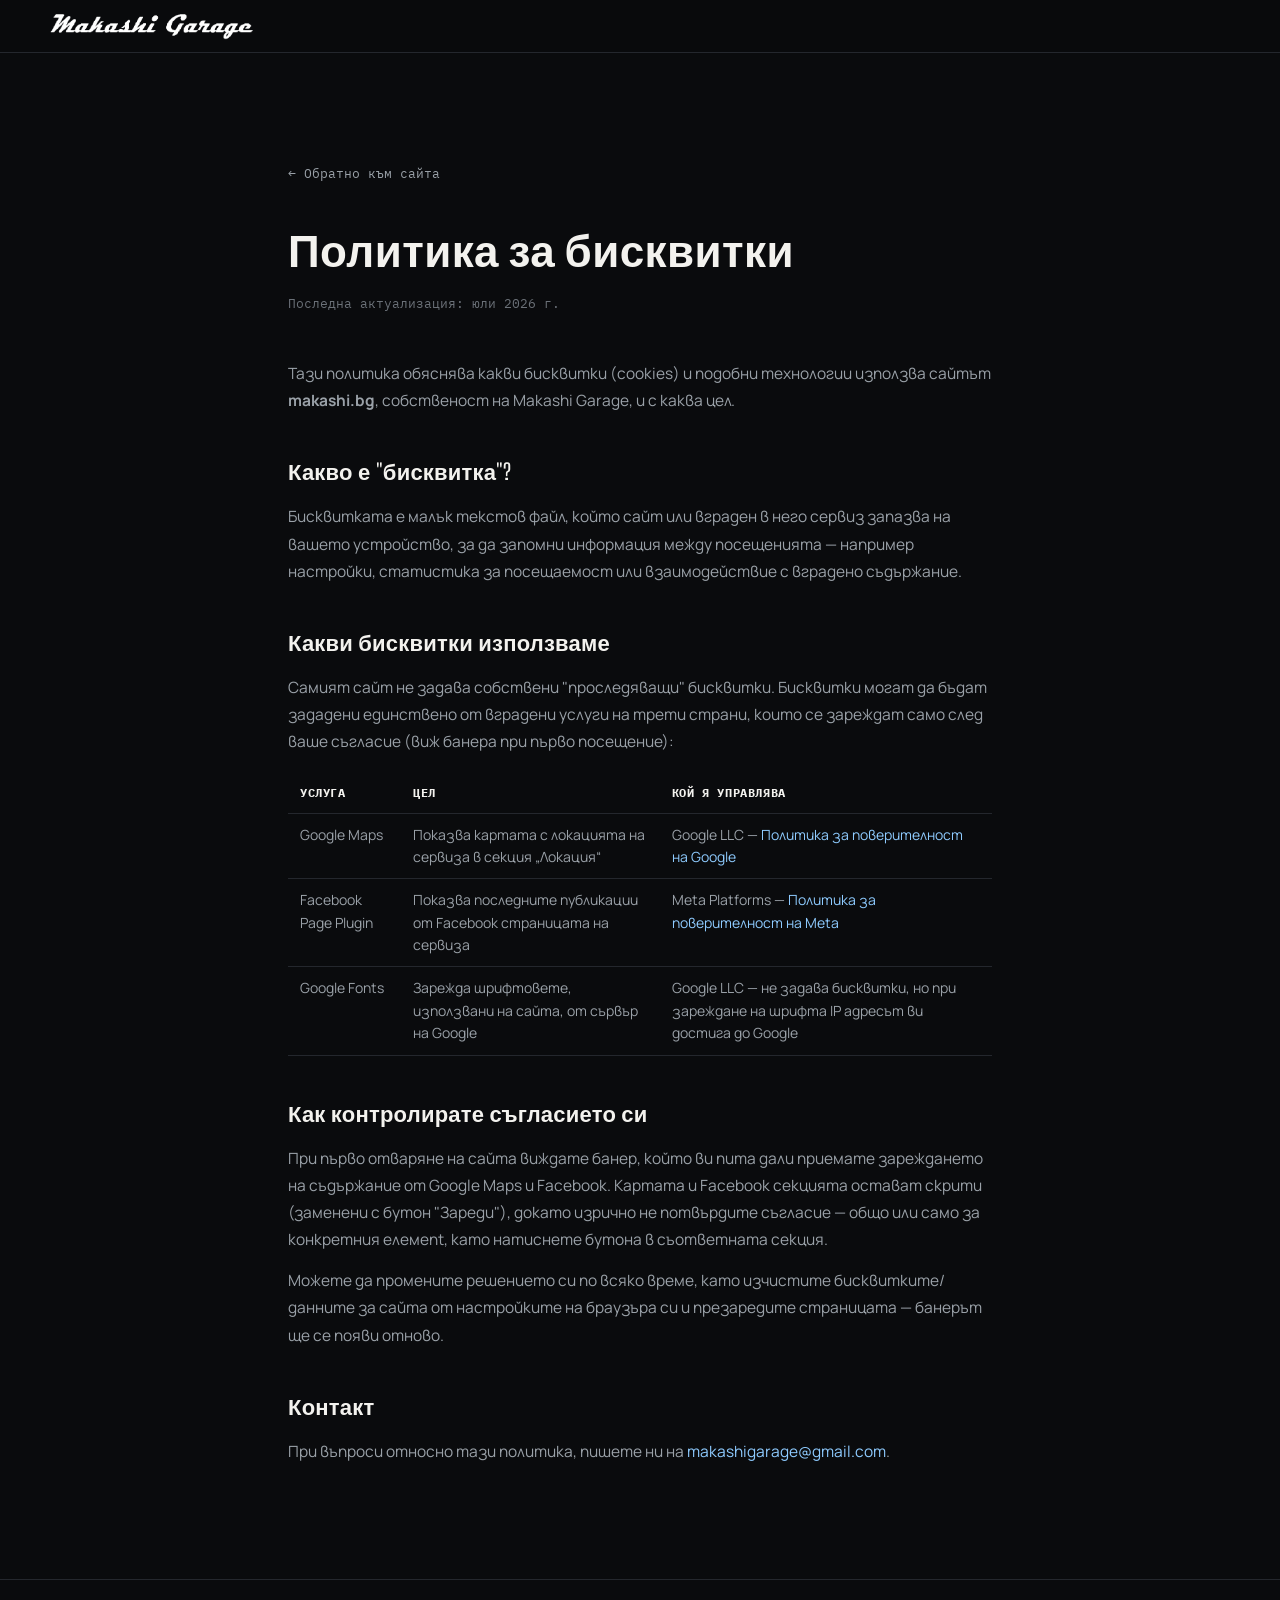
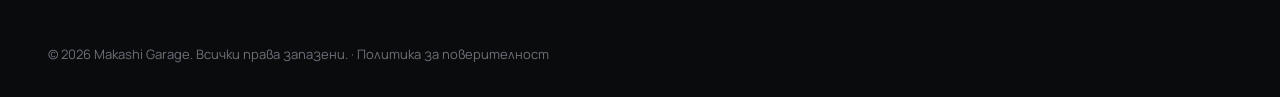
<file: makashi-garage-site/cookies.html>
<!DOCTYPE html>
<html lang="bg">
<head>
<meta charset="UTF-8">
<meta name="viewport" content="width=device-width, initial-scale=1.0">
<title>Политика за бисквитки | Makashi Garage</title>
<meta name="description" content="Политика за бисквитки на Makashi Garage — какви бисквитки използваме на сайта makashi.bg и защо.">
<meta name="robots" content="noindex, follow">
<link rel="canonical" href="https://makashi.bg/cookies.html">
<link rel="preconnect" href="https://fonts.googleapis.com">
<link rel="preconnect" href="https://fonts.gstatic.com" crossorigin>
<link href="https://fonts.googleapis.com/css2?family=Big+Shoulders+Display:ital,wght@0,500;0,600;0,700;1,600;1,700&family=Manrope:wght@400;500;600;700;800&family=IBM+Plex+Mono:wght@400;500&display=swap" rel="stylesheet">
<link rel="stylesheet" href="css/styles.css">
<style>
  .legal{ max-width:760px; margin:0 auto; padding:160px 28px 100px; }
  .legal h1{ font-size:clamp(30px,4vw,44px); margin-bottom:8px; }
  .legal .updated{ color:var(--text-dimmer); font-family:var(--font-mono); font-size:13px; margin-bottom:44px; }
  .legal h2{ font-size:22px; margin:40px 0 14px; font-family:var(--font-display); font-weight:600; }
  .legal p, .legal li{ color:var(--text-dim); font-size:15.5px; line-height:1.75; margin-bottom:14px; }
  .legal ul{ padding-left:20px; margin-bottom:20px; }
  .legal a{ color:var(--accent-cold); }
  .legal table{ width:100%; border-collapse:collapse; margin:18px 0 28px; font-size:14px; }
  .legal th, .legal td{ text-align:left; padding:10px 12px; border-bottom:1px solid var(--line); color:var(--text-dim); vertical-align:top; }
  .legal th{ color:var(--text); font-family:var(--font-mono); font-size:12px; text-transform:uppercase; letter-spacing:.05em; }
  .legal .back{ display:inline-flex; align-items:center; gap:8px; margin-bottom:30px; color:var(--text-dim); font-family:var(--font-mono); font-size:13px; }
</style>
</head>
<body>

<header class="nav is-solid">
  <div class="container">
    <a href="/" class="brand"><img src="images/brand/makashi-logo-white.png" alt="Makashi Garage" class="brand-logo"></a>
  </div>
</header>

<main class="legal">
  <a href="/" class="back">&larr; Обратно към сайта</a>
  <h1>Политика за бисквитки</h1>
  <p class="updated">Последна актуализация: юли 2026 г.</p>

  <p>Тази политика обяснява какви бисквитки (cookies) и подобни технологии използва сайтът <strong>makashi.bg</strong>, собственост на Makashi Garage, и с каква цел.</p>

  <h2>Какво е "бисквитка"?</h2>
  <p>Бисквитката е малък текстов файл, който сайт или вграден в него сервиз запазва на вашето устройство, за да запомни информация между посещенията — например настройки, статистика за посещаемост или взаимодействие с вградено съдържание.</p>

  <h2>Какви бисквитки използваме</h2>
  <p>Самият сайт не задава собствени "проследяващи" бисквитки. Бисквитки могат да бъдат зададени единствено от вградени услуги на трети страни, които се зареждат само след ваше съгласие (виж банера при първо посещение):</p>

  <table>
    <tr><th>Услуга</th><th>Цел</th><th>Кой я управлява</th></tr>
    <tr>
      <td>Google Maps</td>
      <td>Показва картата с локацията на сервиза в секция „Локация“</td>
      <td>Google LLC — <a href="https://policies.google.com/privacy" target="_blank" rel="noopener">Политика за поверителност на Google</a></td>
    </tr>
    <tr>
      <td>Facebook Page Plugin</td>
      <td>Показва последните публикации от Facebook страницата на сервиза</td>
      <td>Meta Platforms — <a href="https://www.facebook.com/privacy/policy/" target="_blank" rel="noopener">Политика за поверителност на Meta</a></td>
    </tr>
    <tr>
      <td>Google Fonts</td>
      <td>Зарежда шрифтовете, използвани на сайта, от сървър на Google</td>
      <td>Google LLC — не задава бисквитки, но при зареждане на шрифта IP адресът ви достига до Google</td>
    </tr>
  </table>

  <h2>Как контролирате съгласието си</h2>
  <p>При първо отваряне на сайта виждате банер, който ви пита дали приемате зареждането на съдържание от Google Maps и Facebook. Картата и Facebook секцията остават скрити (заменени с бутон "Зареди"), докато изрично не потвърдите съгласие — общо или само за конкретния елемent, като натиснете бутона в съответната секция.</p>
  <p>Можете да промените решението си по всяко време, като изчистите бисквитките/данните за сайта от настройките на браузъра си и презаредите страницата — банерът ще се появи отново.</p>

  <h2>Контакт</h2>
  <p>При въпроси относно тази политика, пишете ни на <a href="mailto:makashigarage@gmail.com">makashigarage@gmail.com</a>.</p>
</main>

<footer class="footer">
  <div class="container">
    <div class="footer-bottom" style="border-top:none; padding-top:0;">
      <span>© <span id="year"></span> Makashi Garage. Всички права запазени. · <a href="/privacy.html">Политика за поверителност</a></span>
    </div>
  </div>
</footer>

<script>document.getElementById('year').textContent = new Date().getFullYear();</script>
</body>
</html>
</file>
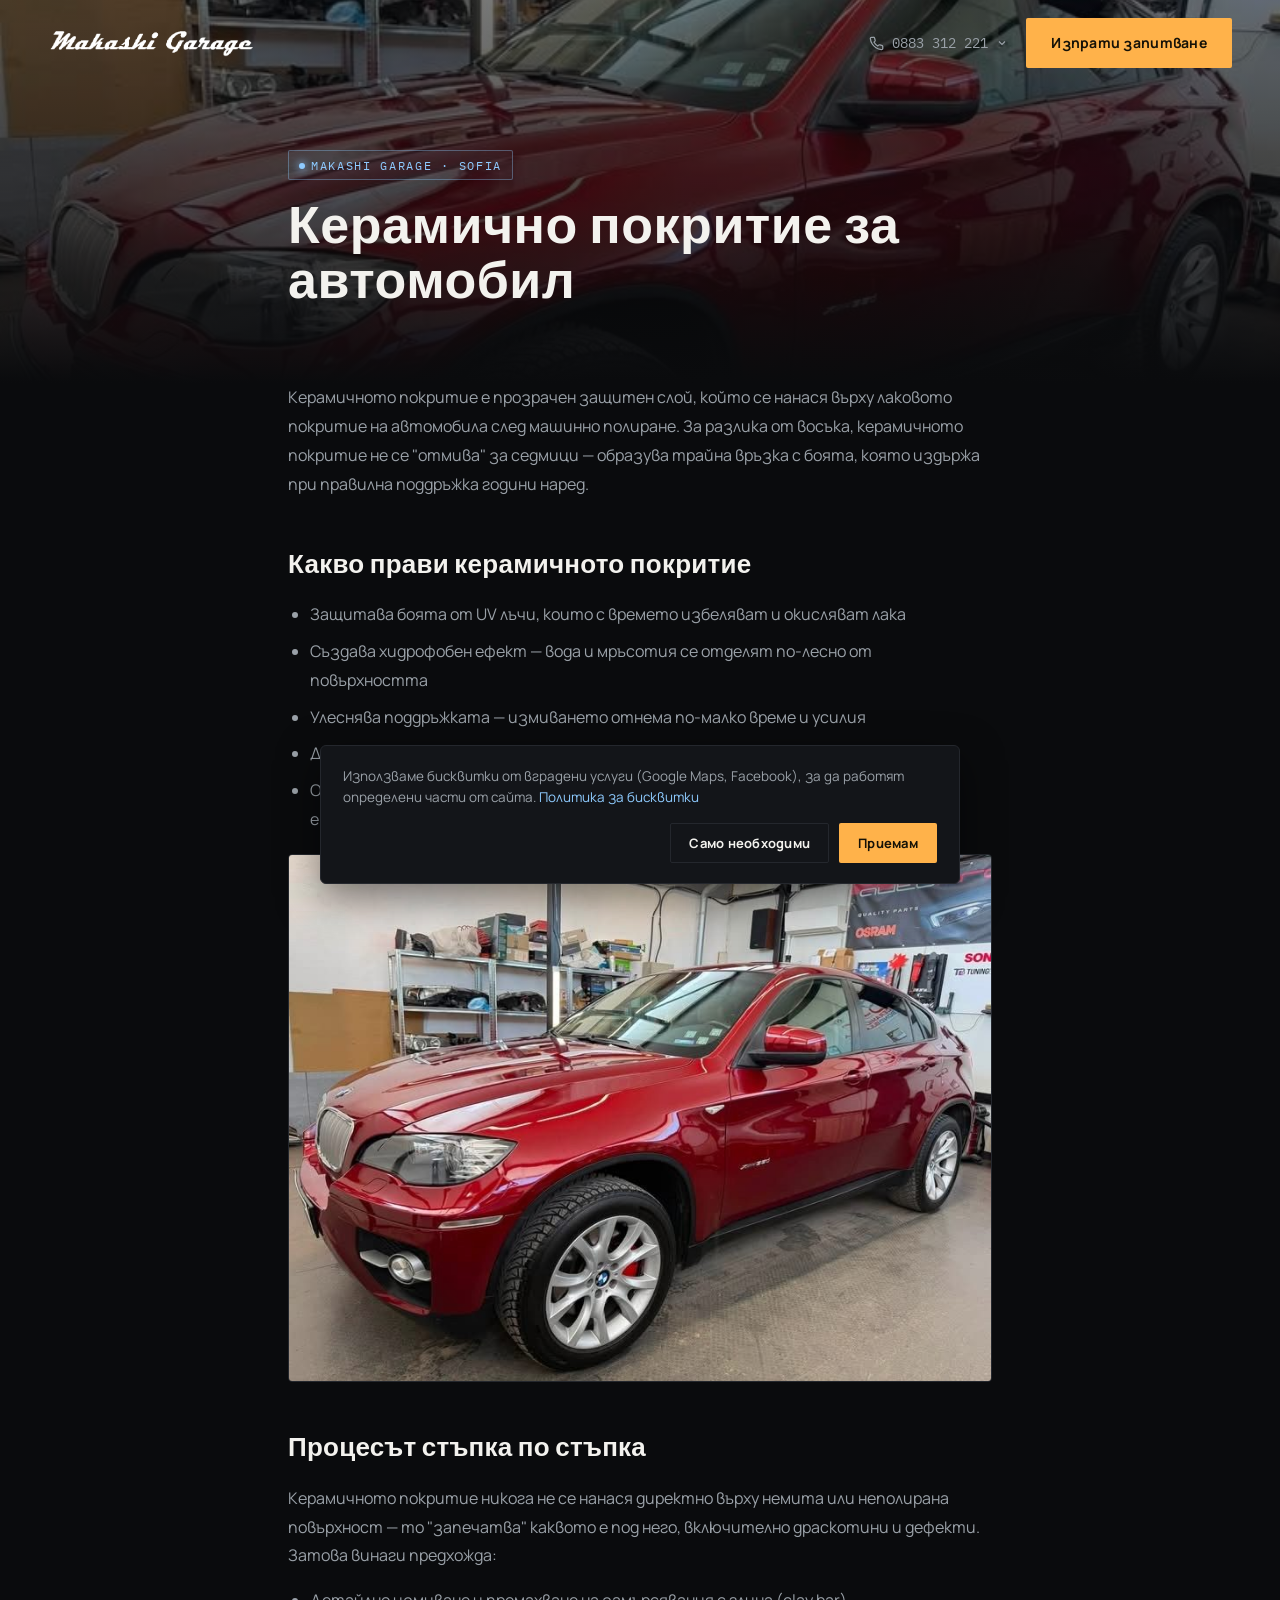
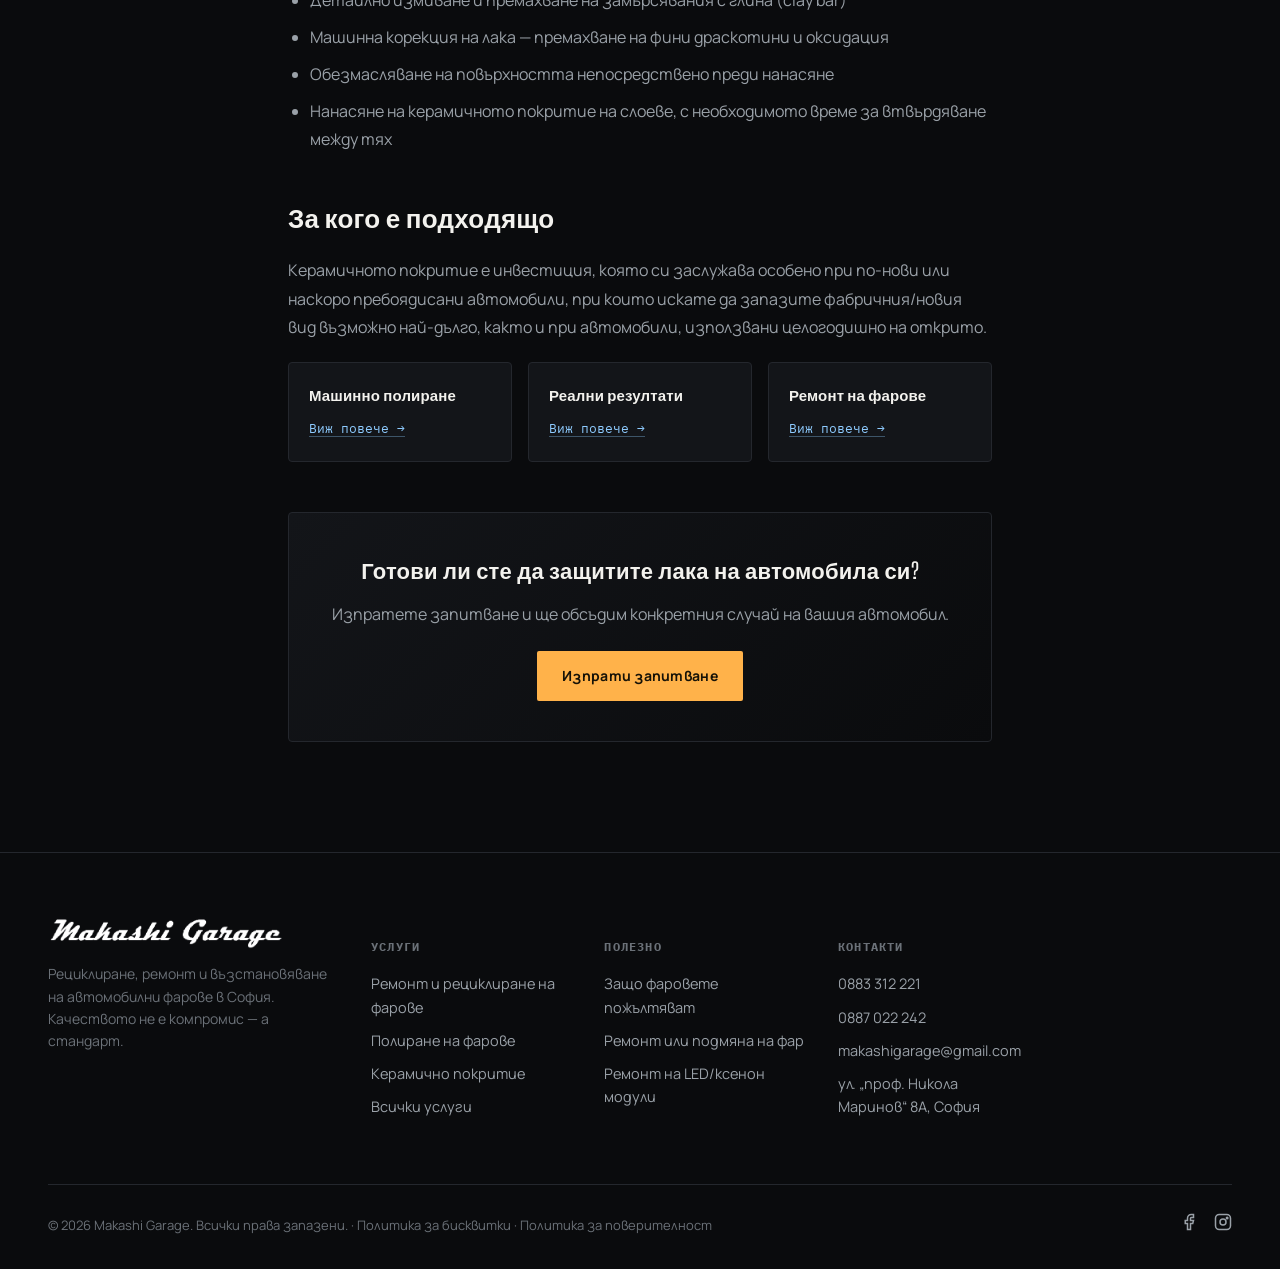
<file: makashi-garage-site/keramichno-pokritie.html>
<!DOCTYPE html>
<html lang="bg">
<head>
<meta charset="UTF-8">
<meta name="viewport" content="width=device-width, initial-scale=1.0">
<title>Керамично покритие за автомобил София | Makashi Garage</title>
<meta name="description" content="Машинно полиране и нанасяне на керамично покритие за дълготрайна защита и дълбок блясък на лака. Сервиз за автомобилен детайлинг в София.">
<meta name="robots" content="index, follow, max-image-preview:large">
<link rel="canonical" href="https://makashi.bg/keramichno-pokritie.html">
<meta property="og:type" content="article">
<meta property="og:title" content="Керамично покритие за автомобил София | Makashi Garage">
<meta property="og:description" content="Машинно полиране и нанасяне на керамично покритие за дълготрайна защита и дълбок блясък на лака. Сервиз за автомобилен детайлинг в София.">
<meta property="og:image" content="https://makashi.bg/images/hero.jpg">
<meta property="og:url" content="https://makashi.bg/keramichno-pokritie.html">
<meta property="og:locale" content="bg_BG">
<link rel="preconnect" href="https://fonts.googleapis.com">
<link rel="preconnect" href="https://fonts.gstatic.com" crossorigin>
<link href="https://fonts.googleapis.com/css2?family=Big+Shoulders+Display:ital,wght@0,500;0,600;0,700;1,600;1,700&family=Manrope:wght@400;500;600;700;800&family=IBM+Plex+Mono:wght@400;500&display=swap" rel="stylesheet">
<link rel="stylesheet" href="css/styles.css">
<script type="application/ld+json">
{
  "@context": "https://schema.org",
  "@type": "Service",
  "serviceType": "Керамично покритие за автомобил",
  "provider": {
    "@type": "AutoRepair",
    "name": "Makashi Garage",
    "url": "https://makashi.bg/",
    "telephone": "+359883312221",
    "address": {
      "@type": "PostalAddress",
      "streetAddress": "ул. проф. Никола Маринов 8А",
      "addressLocality": "София",
      "postalCode": "1151",
      "addressCountry": "BG"
    },
    "geo": {"@type": "GeoCoordinates", "latitude": 42.6147257, "longitude": 23.4635372}
  },
  "areaServed": "Sofia",
  "url": "https://makashi.bg/keramichno-pokritie.html",
  "description": "Полагане на керамично покритие за защита на автомобилното лаково покритие в София."
}
</script>
</head>
<body>
<header class="nav is-solid" id="siteNav">
  <div class="container">
    <a href="/" class="brand"><img src="images/brand/makashi-logo-white.png" alt="Makashi Garage" class="brand-logo"></a>
    <div class="nav-cta">
      <div class="nav-phone-wrap">
        <button type="button" class="nav-phone" id="navPhoneBtn">
          <svg width="15" height="15" viewBox="0 0 24 24" fill="none" stroke="currentColor" stroke-width="2"><path d="M22 16.92v3a2 2 0 0 1-2.18 2 19.79 19.79 0 0 1-8.63-3.07 19.5 19.5 0 0 1-6-6 19.79 19.79 0 0 1-3.07-8.67A2 2 0 0 1 4.11 2h3a2 2 0 0 1 2 1.72c.127.96.361 1.903.7 2.81a2 2 0 0 1-.45 2.11L8.09 9.91a16 16 0 0 0 6 6l1.27-1.27a2 2 0 0 1 2.11-.45c.907.339 1.85.573 2.81.7A2 2 0 0 1 22 16.92z"/></svg>
          0883 312 221
          <svg width="12" height="12" viewBox="0 0 24 24" fill="none" stroke="currentColor" stroke-width="2.4" class="nav-phone-chevron"><path d="M6 9l6 6 6-6"/></svg>
        </button>
        <div class="nav-phone-menu" id="navPhoneMenu">
          <a href="tel:+359883312221">0883 312 221 <span>Мартин</span></a>
          <a href="tel:+359887022242">0887 022 242 <span>Боби</span></a>
        </div>
      </div>
      <a href="/#zapitване" class="btn btn-primary">Изпрати запитване</a>
    </div>
  </div>
</header>

<main>
  <section class="content-hero">
    <div class="hero-media content-hero-media">
      <img src="images/detailing/bmw-x6-detailing-1.jpg" alt="BMW X6 с нанесено керамично покритие след машинно полиране в Makashi Garage">
    </div>
    <div class="container content-hero-inner">
      <div class="etch">MAKASHI GARAGE · SOFIA</div>
      <h1>Керамично покритие за автомобил</h1>
    </div>
  </section>
  <article class="content-body">

<p>Керамичното покритие е прозрачен защитен слой, който се нанася върху лаковото покритие на автомобила след машинно полиране. За разлика от восъка, керамичното покритие не се "отмива" за седмици — образува трайна връзка с боята, която издържа при правилна поддръжка години наред.</p>

<h2>Какво прави керамичното покритие</h2>
<ul>
  <li>Защитава боята от UV лъчи, които с времето избеляват и окисляват лака</li>
  <li>Създава хидрофобен ефект — вода и мръсотия се отделят по-лесно от повърхността</li>
  <li>Улеснява поддръжката — измиването отнема по-малко време и усилия</li>
  <li>Добавя дълбочина и блясък на цвета, забележими веднага след нанасяне</li>
  <li>Осигурява допълнителна защита срещу леки химически замърсители и птичи екскременти</li>
</ul>

<img src="images/detailing/bmw-x6-detailing-1.jpg" alt="BMW X6 след машинно полиране и нанасяне на керамично покритие">

<h2>Процесът стъпка по стъпка</h2>
<p>Керамичното покритие никога не се нанася директно върху немита или неполирана повърхност — то "запечатва" каквото е под него, включително драскотини и дефекти. Затова винаги предхожда:</p>
<ul>
  <li>Детайлно измиване и премахване на замърсявания с глина (clay bar)</li>
  <li>Машинна корекция на лака — премахване на фини драскотини и оксидация</li>
  <li>Обезмасляване на повърхността непосредствено преди нанасяне</li>
  <li>Нанасяне на керамичното покритие на слоеве, с необходимото време за втвърдяване между тях</li>
</ul>

<h2>За кого е подходящо</h2>
<p>Керамичното покритие е инвестиция, която си заслужава особено при по-нови или наскоро пребоядисани автомобили, при които искате да запазите фабричния/новия вид възможно най-дълго, както и при автомобили, използвани целогодишно на открито.</p>

<div class="related-services">
  <div class="related-card">
    <h4>Машинно полиране</h4>
    <a href="/#uslugi" class="inline-link">Виж повече →</a>
  </div>
  <div class="related-card">
    <h4>Реални резултати</h4>
    <a href="/#detailing" class="inline-link">Виж повече →</a>
  </div>
  <div class="related-card">
    <h4>Ремонт на фарове</h4>
    <a href="/remont-i-reciklirane-na-farove.html" class="inline-link">Виж повече →</a>
  </div>
</div>

<div class="cta-banner">
  <h3>Готови ли сте да защитите лака на автомобила си?</h3>
  <p>Изпратете запитване и ще обсъдим конкретния случай на вашия автомобил.</p>
  <a href="/#zapitване" class="btn btn-primary">Изпрати запитване</a>
</div>

  </article>
</main>
<footer class="footer" id="kontakti">
  <div class="container">
    <div class="footer-top">
      <div class="footer-brand">
        <a href="/" class="brand"><img src="images/brand/makashi-logo-white.png" alt="Makashi Garage" class="brand-logo"></a>
        <p>Рециклиране, ремонт и възстановяване на автомобилни фарове в София. Качеството не е компромис — а стандарт.</p>
      </div>
      <div class="footer-col">
        <h5>Услуги</h5>
        <a href="/remont-i-reciklirane-na-farove.html">Ремонт и рециклиране на фарове</a>
        <a href="/polirane-na-farove.html">Полиране на фарове</a>
        <a href="/keramichno-pokritie.html">Керамично покритие</a>
        <a href="/#uslugi">Всички услуги</a>
      </div>
      <div class="footer-col">
        <h5>Полезно</h5>
        <a href="/blog/zashto-farovete-pozhultyavat.html">Защо фаровете пожълтяват</a>
        <a href="/blog/remont-ili-podmyana-na-far.html">Ремонт или подмяна на фар</a>
        <a href="/blog/remont-na-led-ksenon-moduli.html">Ремонт на LED/ксенон модули</a>
      </div>
      <div class="footer-col">
        <h5>Контакти</h5>
        <a href="tel:+359883312221">0883 312 221</a>
        <a href="tel:+359887022242">0887 022 242</a>
        <a href="mailto:makashigarage@gmail.com">makashigarage@gmail.com</a>
        <p>ул. „проф. Никола Маринов“ 8А, София</p>
      </div>
    </div>
    <div class="footer-bottom">
      <span>© <span id="year"></span> Makashi Garage. Всички права запазени. · <a href="/cookies.html" style="color:inherit;">Политика за бисквитки</a> · <a href="/privacy.html" style="color:inherit;">Политика за поверителност</a></span>
      <div class="footer-social">
        <a href="https://www.facebook.com/makashigarage" target="_blank" rel="noopener" aria-label="Facebook">
          <svg width="18" height="18" viewBox="0 0 24 24" fill="none" stroke="currentColor" stroke-width="2"><path d="M18 2h-3a5 5 0 0 0-5 5v3H7v4h3v8h4v-8h3l1-4h-4V7a1 1 0 0 1 1-1h3z"/></svg>
        </a>
        <a href="https://www.instagram.com/makashigarage" target="_blank" rel="noopener" aria-label="Instagram">
          <svg width="18" height="18" viewBox="0 0 24 24" fill="none" stroke="currentColor" stroke-width="2"><rect x="2" y="2" width="20" height="20" rx="5"/><circle cx="12" cy="12" r="4"/><circle cx="17.5" cy="6.5" r="1"/></svg>
        </a>
      </div>
    </div>
  </div>
</footer>

<div class="cookie-banner" id="cookieBanner">
  <p>Използваме бисквитки от вградени услуги (Google Maps, Facebook), за да работят определени части от сайта. <a href="/cookies.html">Политика за бисквитки</a></p>
  <div class="cookie-banner-actions">
    <button type="button" class="btn btn-ghost" id="cookieDecline">Само необходими</button>
    <button type="button" class="btn btn-primary" id="cookieAccept">Приемам</button>
  </div>
</div>

<button type="button" class="back-to-top" id="backToTop" aria-label="Към началото на страницата">
  <svg width="20" height="20" viewBox="0 0 24 24" fill="none" stroke="currentColor" stroke-width="2.2"><path d="M12 19V5M5 12l7-7 7 7"/></svg>
</button>

<div class="sticky-call-wrap">
  <div class="sticky-call-menu" id="stickyCallMenu">
    <a href="tel:+359883312221">0883 312 221 <span>Мартин</span></a>
    <a href="tel:+359887022242">0887 022 242 <span>Боби</span></a>
  </div>
  <button type="button" class="sticky-call" id="stickyCallBtn">
    <svg width="17" height="17" viewBox="0 0 24 24" fill="none" stroke="currentColor" stroke-width="2"><path d="M22 16.92v3a2 2 0 0 1-2.18 2 19.79 19.79 0 0 1-8.63-3.07 19.5 19.5 0 0 1-6-6 19.79 19.79 0 0 1-3.07-8.67A2 2 0 0 1 4.11 2h3a2 2 0 0 1 2 1.72c.127.96.361 1.903.7 2.81a2 2 0 0 1-.45 2.11L8.09 9.91a16 16 0 0 0 6 6l1.27-1.27a2 2 0 0 1 2.11-.45c.907.339 1.85.573 2.81.7A2 2 0 0 1 22 16.92z"/></svg>
    Обадете се сега
  </button>
</div>

<script>document.getElementById('year') && (document.getElementById('year').textContent = new Date().getFullYear());</script>
<script src="js/main.js"></script>
</body>
</html>
</file>
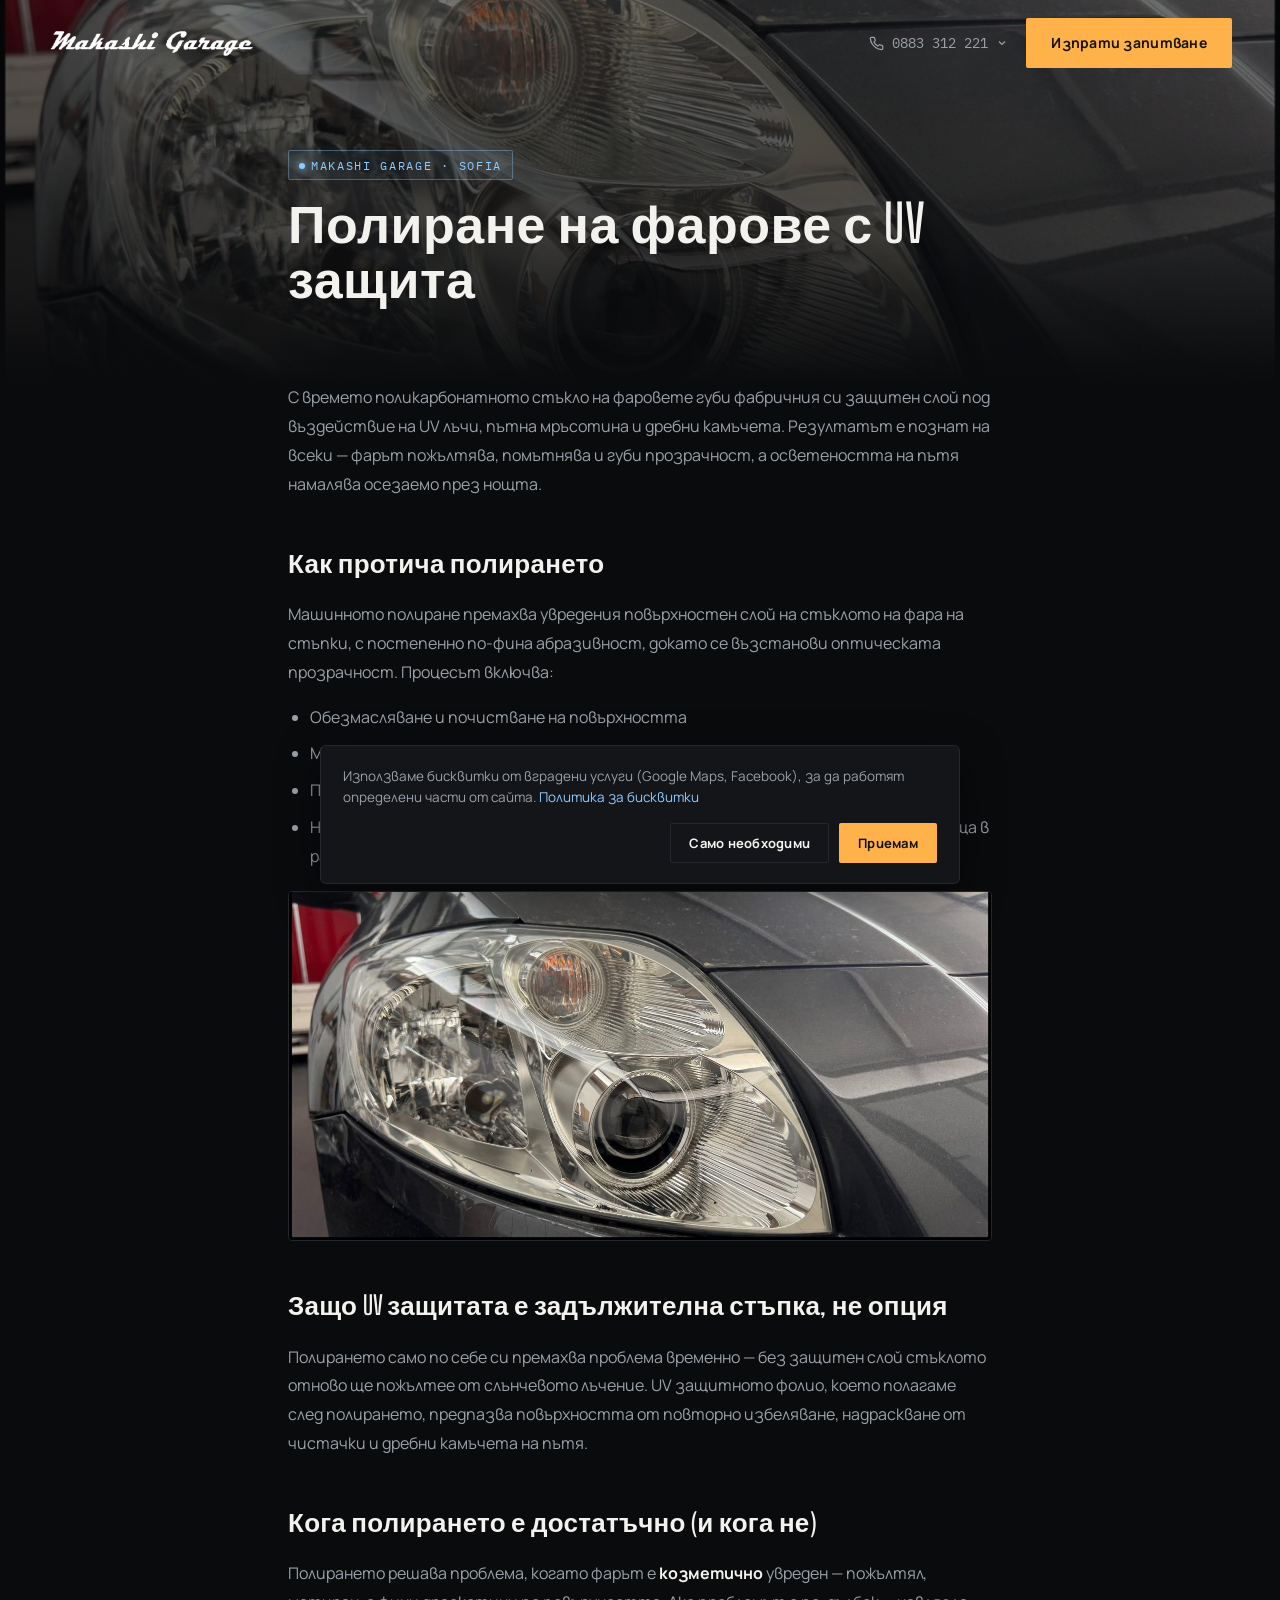
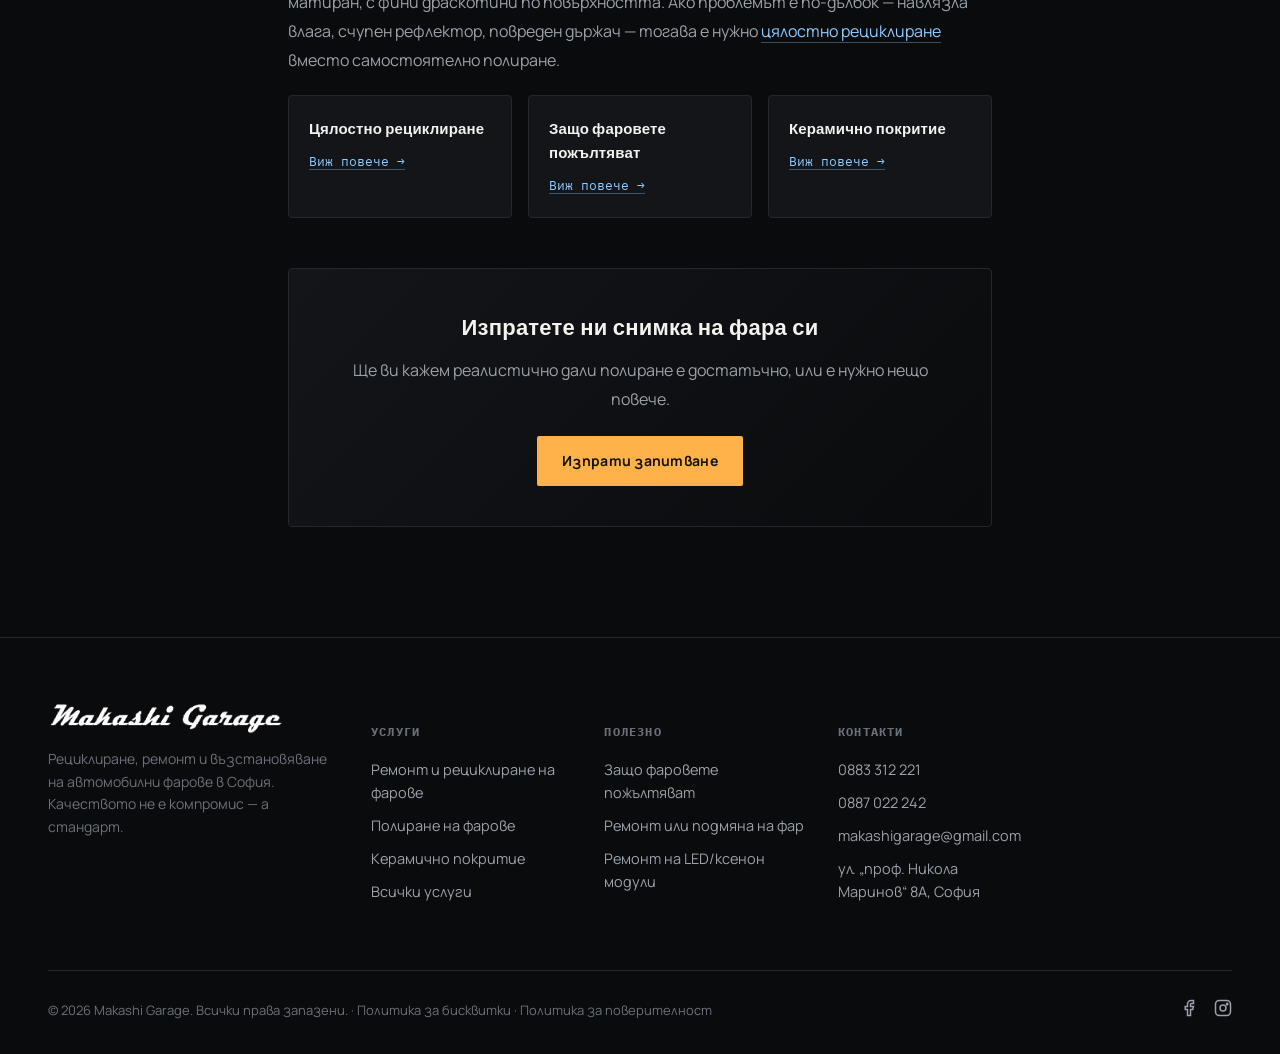
<file: makashi-garage-site/polirane-na-farove.html>
<!DOCTYPE html>
<html lang="bg">
<head>
<meta charset="UTF-8">
<meta name="viewport" content="width=device-width, initial-scale=1.0">
<title>Полиране на фарове с UV защита София | Makashi Garage</title>
<meta name="description" content="Професионално машинно полиране на пожълтели и матирани фарове с UV защитно фолио срещу повторно избеляване. Сервиз в София.">
<meta name="robots" content="index, follow, max-image-preview:large">
<link rel="canonical" href="https://makashi.bg/polirane-na-farove.html">
<meta property="og:type" content="article">
<meta property="og:title" content="Полиране на фарове с UV защита София | Makashi Garage">
<meta property="og:description" content="Професионално машинно полиране на пожълтели и матирани фарове с UV защитно фолио срещу повторно избеляване. Сервиз в София.">
<meta property="og:image" content="https://makashi.bg/images/hero.jpg">
<meta property="og:url" content="https://makashi.bg/polirane-na-farove.html">
<meta property="og:locale" content="bg_BG">
<link rel="preconnect" href="https://fonts.googleapis.com">
<link rel="preconnect" href="https://fonts.gstatic.com" crossorigin>
<link href="https://fonts.googleapis.com/css2?family=Big+Shoulders+Display:ital,wght@0,500;0,600;0,700;1,600;1,700&family=Manrope:wght@400;500;600;700;800&family=IBM+Plex+Mono:wght@400;500&display=swap" rel="stylesheet">
<link rel="stylesheet" href="css/styles.css">
<script type="application/ld+json">
{
  "@context": "https://schema.org",
  "@type": "Service",
  "serviceType": "Полиране на фарове с UV защита",
  "provider": {
    "@type": "AutoRepair",
    "name": "Makashi Garage",
    "url": "https://makashi.bg/",
    "telephone": "+359883312221",
    "address": {
      "@type": "PostalAddress",
      "streetAddress": "ул. проф. Никола Маринов 8А",
      "addressLocality": "София",
      "postalCode": "1151",
      "addressCountry": "BG"
    },
    "geo": {"@type": "GeoCoordinates", "latitude": 42.6147257, "longitude": 23.4635372}
  },
  "areaServed": "Sofia",
  "url": "https://makashi.bg/polirane-na-farove.html",
  "description": "Машинно полиране на фарове с UV защитно покритие в София."
}
</script>
</head>
<body>
<header class="nav is-solid" id="siteNav">
  <div class="container">
    <a href="/" class="brand"><img src="images/brand/makashi-logo-white.png" alt="Makashi Garage" class="brand-logo"></a>
    <div class="nav-cta">
      <div class="nav-phone-wrap">
        <button type="button" class="nav-phone" id="navPhoneBtn">
          <svg width="15" height="15" viewBox="0 0 24 24" fill="none" stroke="currentColor" stroke-width="2"><path d="M22 16.92v3a2 2 0 0 1-2.18 2 19.79 19.79 0 0 1-8.63-3.07 19.5 19.5 0 0 1-6-6 19.79 19.79 0 0 1-3.07-8.67A2 2 0 0 1 4.11 2h3a2 2 0 0 1 2 1.72c.127.96.361 1.903.7 2.81a2 2 0 0 1-.45 2.11L8.09 9.91a16 16 0 0 0 6 6l1.27-1.27a2 2 0 0 1 2.11-.45c.907.339 1.85.573 2.81.7A2 2 0 0 1 22 16.92z"/></svg>
          0883 312 221
          <svg width="12" height="12" viewBox="0 0 24 24" fill="none" stroke="currentColor" stroke-width="2.4" class="nav-phone-chevron"><path d="M6 9l6 6 6-6"/></svg>
        </button>
        <div class="nav-phone-menu" id="navPhoneMenu">
          <a href="tel:+359883312221">0883 312 221 <span>Мартин</span></a>
          <a href="tel:+359887022242">0887 022 242 <span>Боби</span></a>
        </div>
      </div>
      <a href="/#zapitване" class="btn btn-primary">Изпрати запитване</a>
    </div>
  </div>
</header>

<main>
  <section class="content-hero">
    <div class="hero-media content-hero-media">
      <img src="images/ba/headlight-yellowed-clear-1-after.jpg" alt="Полиран и избистрен фар с UV защита след обработка в Makashi Garage">
    </div>
    <div class="container content-hero-inner">
      <div class="etch">MAKASHI GARAGE · SOFIA</div>
      <h1>Полиране на фарове с UV защита</h1>
    </div>
  </section>
  <article class="content-body">

<p>С времето поликарбонатното стъкло на фаровете губи фабричния си защитен слой под въздействие на UV лъчи, пътна мръсотина и дребни камъчета. Резултатът е познат на всеки — фарът пожълтява, помътнява и губи прозрачност, а осветеността на пътя намалява осезаемо през нощта.</p>

<h2>Как протича полирането</h2>
<p>Машинното полиране премахва увредения повърхностен слой на стъклото на фара на стъпки, с постепенно по-фина абразивност, докато се възстанови оптическата прозрачност. Процесът включва:</p>
<ul>
  <li>Обезмасляване и почистване на повърхността</li>
  <li>Машинно полиране на няколко стъпки с прогресивно по-фини пасти</li>
  <li>Полиране до висок гланц за максимална яснота</li>
  <li>Нанасяне на UV защитно фолио или лак — без тази стъпка пожълтяването се връща в рамките на месеци</li>
</ul>

<img src="images/ba/headlight-yellowed-clear-1-after.jpg" alt="Избистрен фар след машинно полиране и UV защита в Makashi Garage">

<h2>Защо UV защитата е задължителна стъпка, не опция</h2>
<p>Полирането само по себе си премахва проблема временно — без защитен слой стъклото отново ще пожълтее от слънчевото лъчение. UV защитното фолио, което полагаме след полирането, предпазва повърхността от повторно избеляване, надраскване от чистачки и дребни камъчета на пътя.</p>

<h2>Кога полирането е достатъчно (и кога не)</h2>
<p>Полирането решава проблема, когато фарът е <strong>козметично</strong> увреден — пожълтял, матиран, с фини драскотини по повърхността. Ако проблемът е по-дълбок — навлязла влага, счупен рефлектор, повреден държач — тогава е нужно <a href="/remont-i-reciklirane-na-farove.html" class="inline-link">цялостно рециклиране</a> вместо самостоятелно полиране.</p>

<div class="related-services">
  <div class="related-card">
    <h4>Цялостно рециклиране</h4>
    <a href="/remont-i-reciklirane-na-farove.html" class="inline-link">Виж повече →</a>
  </div>
  <div class="related-card">
    <h4>Защо фаровете пожълтяват</h4>
    <a href="/blog/zashto-farovete-pozhultyavat.html" class="inline-link">Виж повече →</a>
  </div>
  <div class="related-card">
    <h4>Керамично покритие</h4>
    <a href="/keramichno-pokritie.html" class="inline-link">Виж повече →</a>
  </div>
</div>

<div class="cta-banner">
  <h3>Изпратете ни снимка на фара си</h3>
  <p>Ще ви кажем реалистично дали полиране е достатъчно, или е нужно нещо повече.</p>
  <a href="/#zapitване" class="btn btn-primary">Изпрати запитване</a>
</div>

  </article>
</main>
<footer class="footer" id="kontakti">
  <div class="container">
    <div class="footer-top">
      <div class="footer-brand">
        <a href="/" class="brand"><img src="images/brand/makashi-logo-white.png" alt="Makashi Garage" class="brand-logo"></a>
        <p>Рециклиране, ремонт и възстановяване на автомобилни фарове в София. Качеството не е компромис — а стандарт.</p>
      </div>
      <div class="footer-col">
        <h5>Услуги</h5>
        <a href="/remont-i-reciklirane-na-farove.html">Ремонт и рециклиране на фарове</a>
        <a href="/polirane-na-farove.html">Полиране на фарове</a>
        <a href="/keramichno-pokritie.html">Керамично покритие</a>
        <a href="/#uslugi">Всички услуги</a>
      </div>
      <div class="footer-col">
        <h5>Полезно</h5>
        <a href="/blog/zashto-farovete-pozhultyavat.html">Защо фаровете пожълтяват</a>
        <a href="/blog/remont-ili-podmyana-na-far.html">Ремонт или подмяна на фар</a>
        <a href="/blog/remont-na-led-ksenon-moduli.html">Ремонт на LED/ксенон модули</a>
      </div>
      <div class="footer-col">
        <h5>Контакти</h5>
        <a href="tel:+359883312221">0883 312 221</a>
        <a href="tel:+359887022242">0887 022 242</a>
        <a href="mailto:makashigarage@gmail.com">makashigarage@gmail.com</a>
        <p>ул. „проф. Никола Маринов“ 8А, София</p>
      </div>
    </div>
    <div class="footer-bottom">
      <span>© <span id="year"></span> Makashi Garage. Всички права запазени. · <a href="/cookies.html" style="color:inherit;">Политика за бисквитки</a> · <a href="/privacy.html" style="color:inherit;">Политика за поверителност</a></span>
      <div class="footer-social">
        <a href="https://www.facebook.com/makashigarage" target="_blank" rel="noopener" aria-label="Facebook">
          <svg width="18" height="18" viewBox="0 0 24 24" fill="none" stroke="currentColor" stroke-width="2"><path d="M18 2h-3a5 5 0 0 0-5 5v3H7v4h3v8h4v-8h3l1-4h-4V7a1 1 0 0 1 1-1h3z"/></svg>
        </a>
        <a href="https://www.instagram.com/makashigarage" target="_blank" rel="noopener" aria-label="Instagram">
          <svg width="18" height="18" viewBox="0 0 24 24" fill="none" stroke="currentColor" stroke-width="2"><rect x="2" y="2" width="20" height="20" rx="5"/><circle cx="12" cy="12" r="4"/><circle cx="17.5" cy="6.5" r="1"/></svg>
        </a>
      </div>
    </div>
  </div>
</footer>

<div class="cookie-banner" id="cookieBanner">
  <p>Използваме бисквитки от вградени услуги (Google Maps, Facebook), за да работят определени части от сайта. <a href="/cookies.html">Политика за бисквитки</a></p>
  <div class="cookie-banner-actions">
    <button type="button" class="btn btn-ghost" id="cookieDecline">Само необходими</button>
    <button type="button" class="btn btn-primary" id="cookieAccept">Приемам</button>
  </div>
</div>

<button type="button" class="back-to-top" id="backToTop" aria-label="Към началото на страницата">
  <svg width="20" height="20" viewBox="0 0 24 24" fill="none" stroke="currentColor" stroke-width="2.2"><path d="M12 19V5M5 12l7-7 7 7"/></svg>
</button>

<div class="sticky-call-wrap">
  <div class="sticky-call-menu" id="stickyCallMenu">
    <a href="tel:+359883312221">0883 312 221 <span>Мартин</span></a>
    <a href="tel:+359887022242">0887 022 242 <span>Боби</span></a>
  </div>
  <button type="button" class="sticky-call" id="stickyCallBtn">
    <svg width="17" height="17" viewBox="0 0 24 24" fill="none" stroke="currentColor" stroke-width="2"><path d="M22 16.92v3a2 2 0 0 1-2.18 2 19.79 19.79 0 0 1-8.63-3.07 19.5 19.5 0 0 1-6-6 19.79 19.79 0 0 1-3.07-8.67A2 2 0 0 1 4.11 2h3a2 2 0 0 1 2 1.72c.127.96.361 1.903.7 2.81a2 2 0 0 1-.45 2.11L8.09 9.91a16 16 0 0 0 6 6l1.27-1.27a2 2 0 0 1 2.11-.45c.907.339 1.85.573 2.81.7A2 2 0 0 1 22 16.92z"/></svg>
    Обадете се сега
  </button>
</div>

<script>document.getElementById('year') && (document.getElementById('year').textContent = new Date().getFullYear());</script>
<script src="js/main.js"></script>
</body>
</html>
</file>
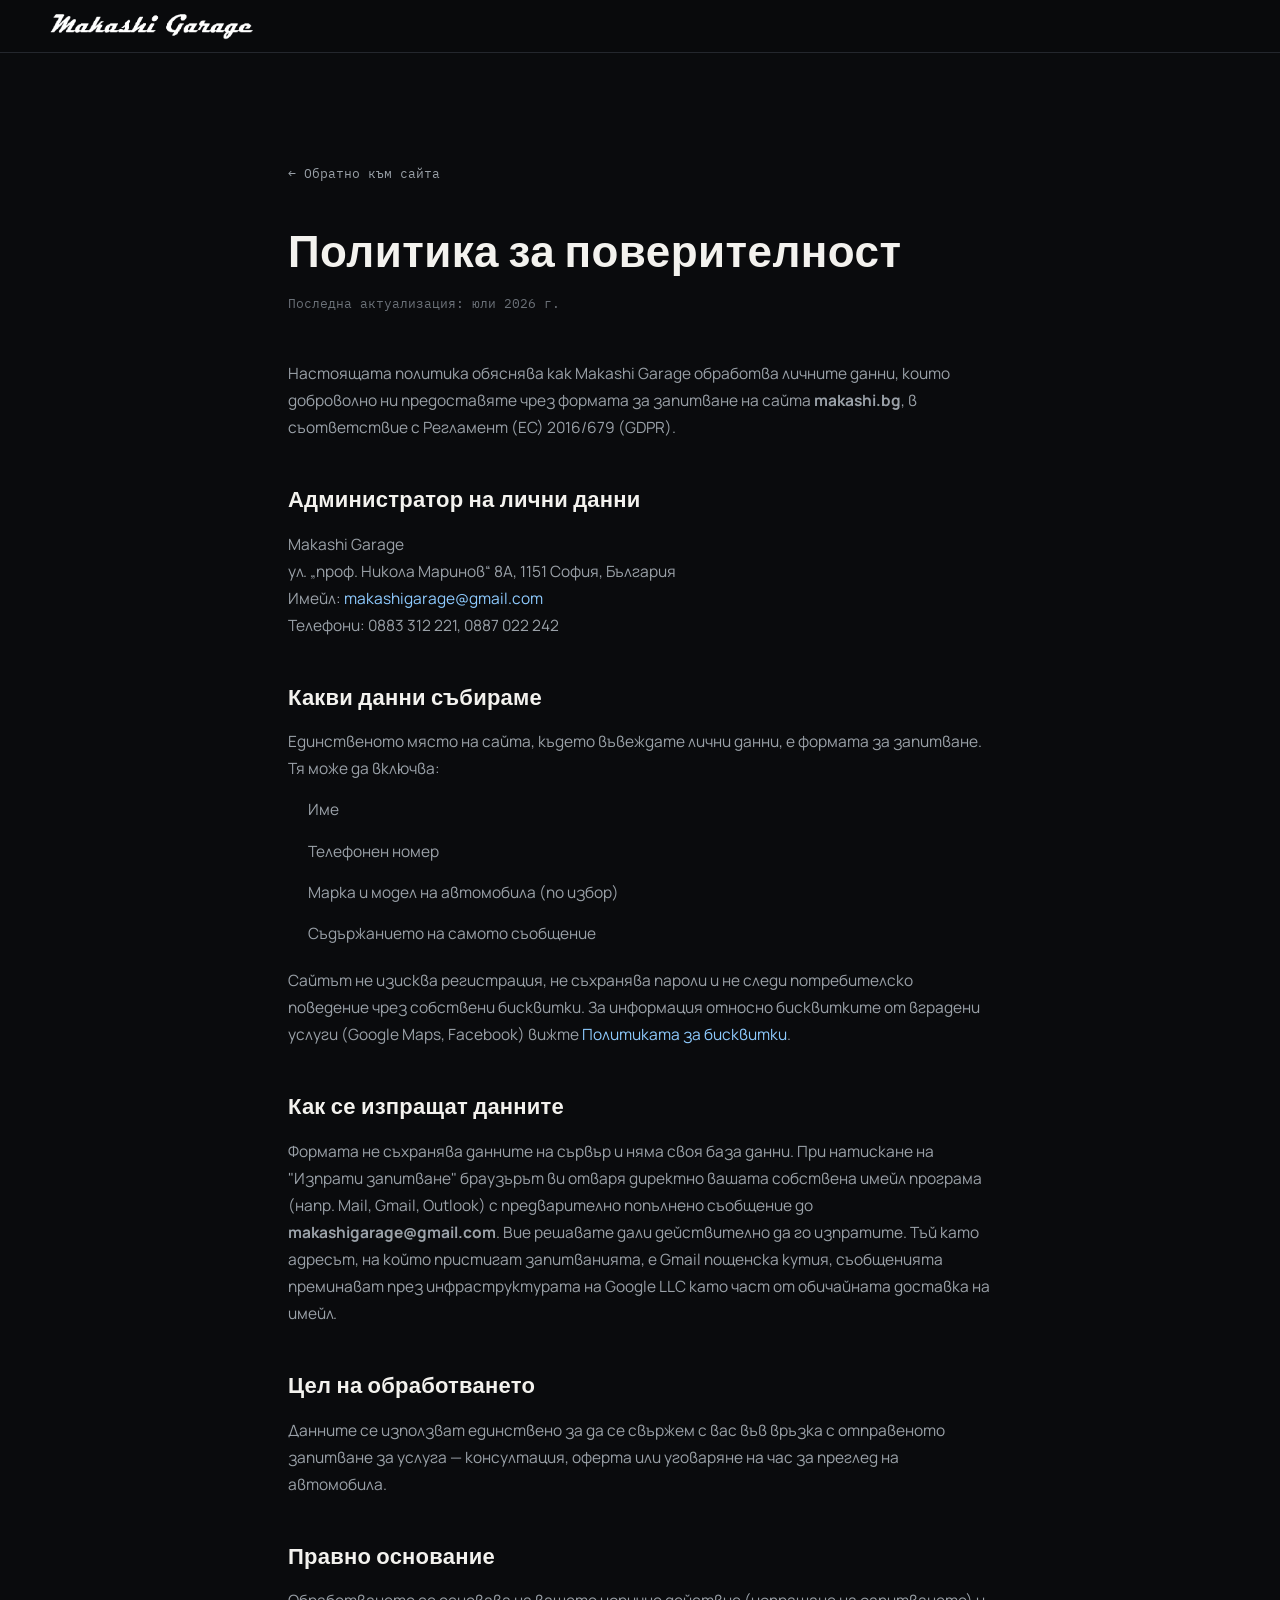
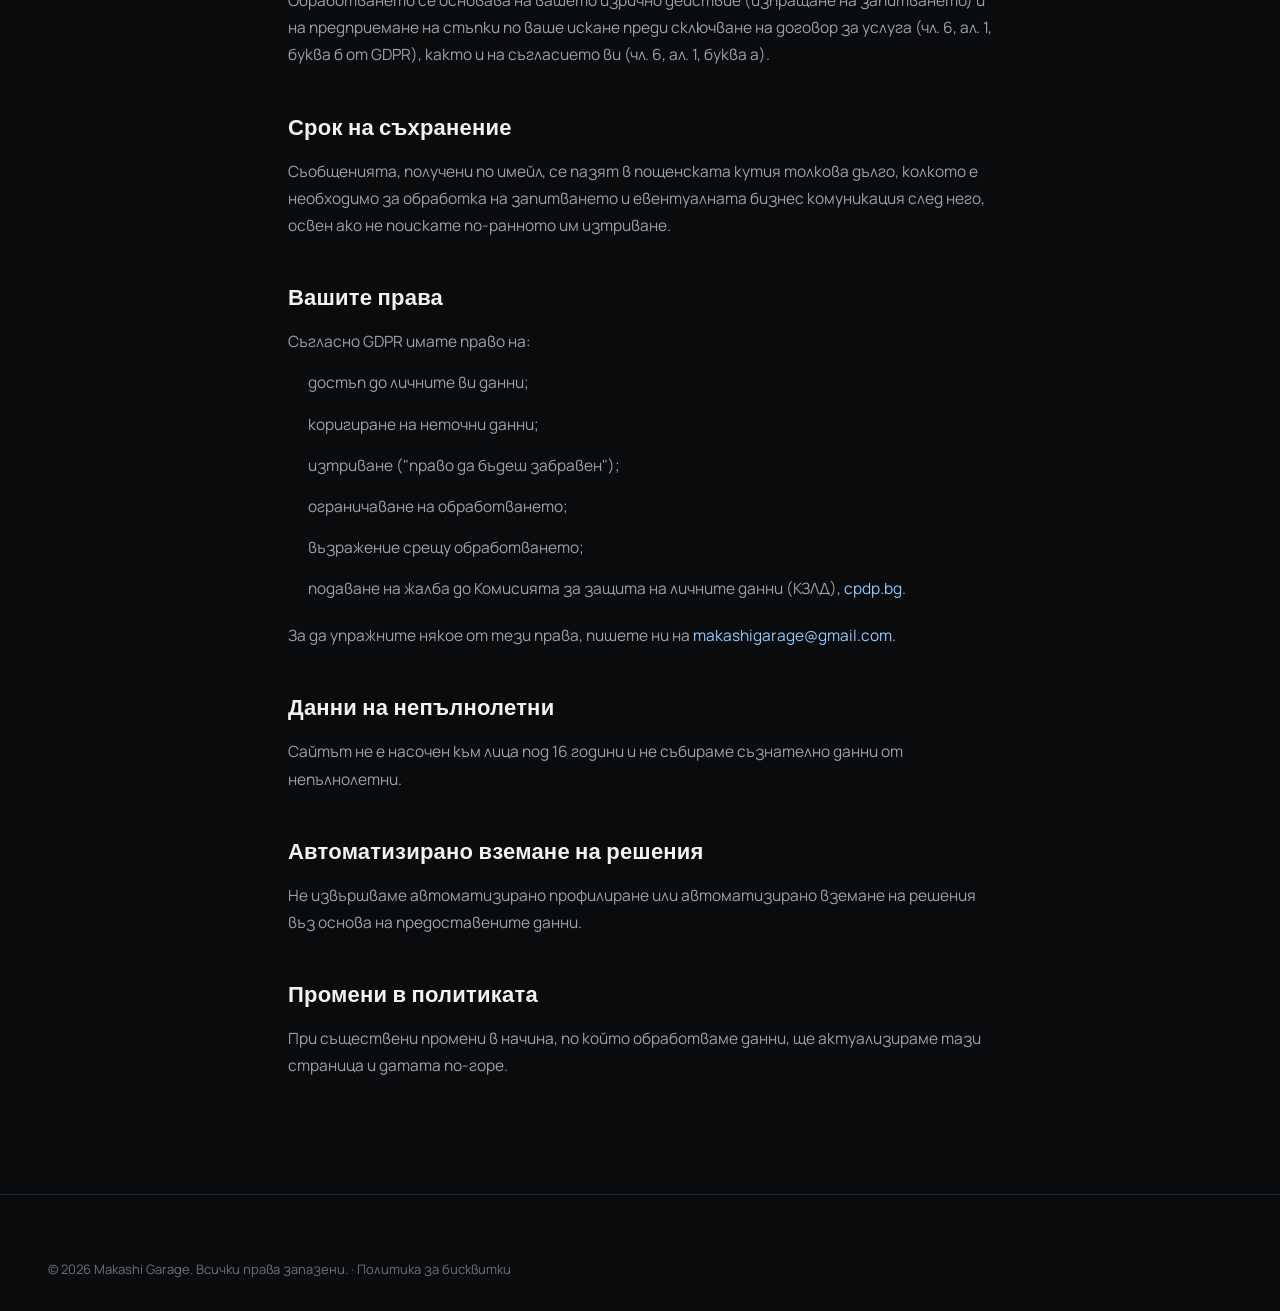
<file: makashi-garage-site/privacy.html>
<!DOCTYPE html>
<html lang="bg">
<head>
<meta charset="UTF-8">
<meta name="viewport" content="width=device-width, initial-scale=1.0">
<title>Политика за поверителност | Makashi Garage</title>
<meta name="description" content="Политика за поверителност на Makashi Garage — как обработваме личните данни, изпратени през формата за запитване на makashi.bg.">
<meta name="robots" content="noindex, follow">
<link rel="canonical" href="https://makashi.bg/privacy.html">
<link rel="preconnect" href="https://fonts.googleapis.com">
<link rel="preconnect" href="https://fonts.gstatic.com" crossorigin>
<link href="https://fonts.googleapis.com/css2?family=Big+Shoulders+Display:ital,wght@0,500;0,600;0,700;1,600;1,700&family=Manrope:wght@400;500;600;700;800&family=IBM+Plex+Mono:wght@400;500&display=swap" rel="stylesheet">
<link rel="stylesheet" href="css/styles.css">
<style>
  .legal{ max-width:760px; margin:0 auto; padding:160px 28px 100px; }
  .legal h1{ font-size:clamp(30px,4vw,44px); margin-bottom:8px; }
  .legal .updated{ color:var(--text-dimmer); font-family:var(--font-mono); font-size:13px; margin-bottom:44px; }
  .legal h2{ font-size:22px; margin:40px 0 14px; font-family:var(--font-display); font-weight:600; }
  .legal p, .legal li{ color:var(--text-dim); font-size:15.5px; line-height:1.75; margin-bottom:14px; }
  .legal ul{ padding-left:20px; margin-bottom:20px; }
  .legal a{ color:var(--accent-cold); }
  .legal table{ width:100%; border-collapse:collapse; margin:18px 0 28px; font-size:14px; }
  .legal th, .legal td{ text-align:left; padding:10px 12px; border-bottom:1px solid var(--line); color:var(--text-dim); vertical-align:top; }
  .legal th{ color:var(--text); font-family:var(--font-mono); font-size:12px; text-transform:uppercase; letter-spacing:.05em; }
  .legal .back{ display:inline-flex; align-items:center; gap:8px; margin-bottom:30px; color:var(--text-dim); font-family:var(--font-mono); font-size:13px; }
</style>
</head>
<body>

<header class="nav is-solid">
  <div class="container">
    <a href="/" class="brand"><img src="images/brand/makashi-logo-white.png" alt="Makashi Garage" class="brand-logo"></a>
  </div>
</header>

<main class="legal">
  <a href="/" class="back">&larr; Обратно към сайта</a>
  <h1>Политика за поверителност</h1>
  <p class="updated">Последна актуализация: юли 2026 г.</p>

  <p>Настоящата политика обяснява как Makashi Garage обработва личните данни, които доброволно ни предоставяте чрез формата за запитване на сайта <strong>makashi.bg</strong>, в съответствие с Регламент (ЕС) 2016/679 (GDPR).</p>

  <h2>Администратор на лични данни</h2>
  <p>Makashi Garage<br>
  ул. „проф. Никола Маринов“ 8А, 1151 София, България<br>
  Имейл: <a href="mailto:makashigarage@gmail.com">makashigarage@gmail.com</a><br>
  Телефони: 0883 312 221, 0887 022 242</p>

  <h2>Какви данни събираме</h2>
  <p>Единственото място на сайта, където въвеждате лични данни, е формата за запитване. Тя може да включва:</p>
  <ul>
    <li>Име</li>
    <li>Телефонен номер</li>
    <li>Марка и модел на автомобила (по избор)</li>
    <li>Съдържанието на самото съобщение</li>
  </ul>
  <p>Сайтът не изисква регистрация, не съхранява пароли и не следи потребителско поведение чрез собствени бисквитки. За информация относно бисквитките от вградени услуги (Google Maps, Facebook) вижте <a href="/cookies.html">Политиката за бисквитки</a>.</p>

  <h2>Как се изпращат данните</h2>
  <p>Формата не съхранява данните на сървър и няма своя база данни. При натискане на "Изпрати запитване" браузърът ви отваря директно вашата собствена имейл програма (напр. Mail, Gmail, Outlook) с предварително попълнено съобщение до <strong>makashigarage@gmail.com</strong>. Вие решавате дали действително да го изпратите. Тъй като адресът, на който пристигат запитванията, е Gmail пощенска кутия, съобщенията преминават през инфраструктурата на Google LLC като част от обичайната доставка на имейл.</p>

  <h2>Цел на обработването</h2>
  <p>Данните се използват единствено за да се свържем с вас във връзка с отправеното запитване за услуга — консултация, оферта или уговаряне на час за преглед на автомобила.</p>

  <h2>Правно основание</h2>
  <p>Обработването се основава на вашето изрично действие (изпращане на запитването) и на предприемане на стъпки по ваше искане преди сключване на договор за услуга (чл. 6, ал. 1, буква б от GDPR), както и на съгласието ви (чл. 6, ал. 1, буква а).</p>

  <h2>Срок на съхранение</h2>
  <p>Съобщенията, получени по имейл, се пазят в пощенската кутия толкова дълго, колкото е необходимо за обработка на запитването и евентуалната бизнес комуникация след него, освен ако не поискате по-ранното им изтриване.</p>

  <h2>Вашите права</h2>
  <p>Съгласно GDPR имате право на:</p>
  <ul>
    <li>достъп до личните ви данни;</li>
    <li>коригиране на неточни данни;</li>
    <li>изтриване ("право да бъдеш забравен");</li>
    <li>ограничаване на обработването;</li>
    <li>възражение срещу обработването;</li>
    <li>подаване на жалба до Комисията за защита на личните данни (КЗЛД), <a href="https://www.cpdp.bg" target="_blank" rel="noopener">cpdp.bg</a>.</li>
  </ul>
  <p>За да упражните някое от тези права, пишете ни на <a href="mailto:makashigarage@gmail.com">makashigarage@gmail.com</a>.</p>

  <h2>Данни на непълнолетни</h2>
  <p>Сайтът не е насочен към лица под 16 години и не събираме съзнателно данни от непълнолетни.</p>

  <h2>Автоматизирано вземане на решения</h2>
  <p>Не извършваме автоматизирано профилиране или автоматизирано вземане на решения въз основа на предоставените данни.</p>

  <h2>Промени в политиката</h2>
  <p>При съществени промени в начина, по който обработваме данни, ще актуализираме тази страница и датата по-горе.</p>
</main>

<footer class="footer">
  <div class="container">
    <div class="footer-bottom" style="border-top:none; padding-top:0;">
      <span>© <span id="year"></span> Makashi Garage. Всички права запазени. · <a href="/cookies.html">Политика за бисквитки</a></span>
    </div>
  </div>
</footer>

<script>document.getElementById('year').textContent = new Date().getFullYear();</script>
</body>
</html>
</file>
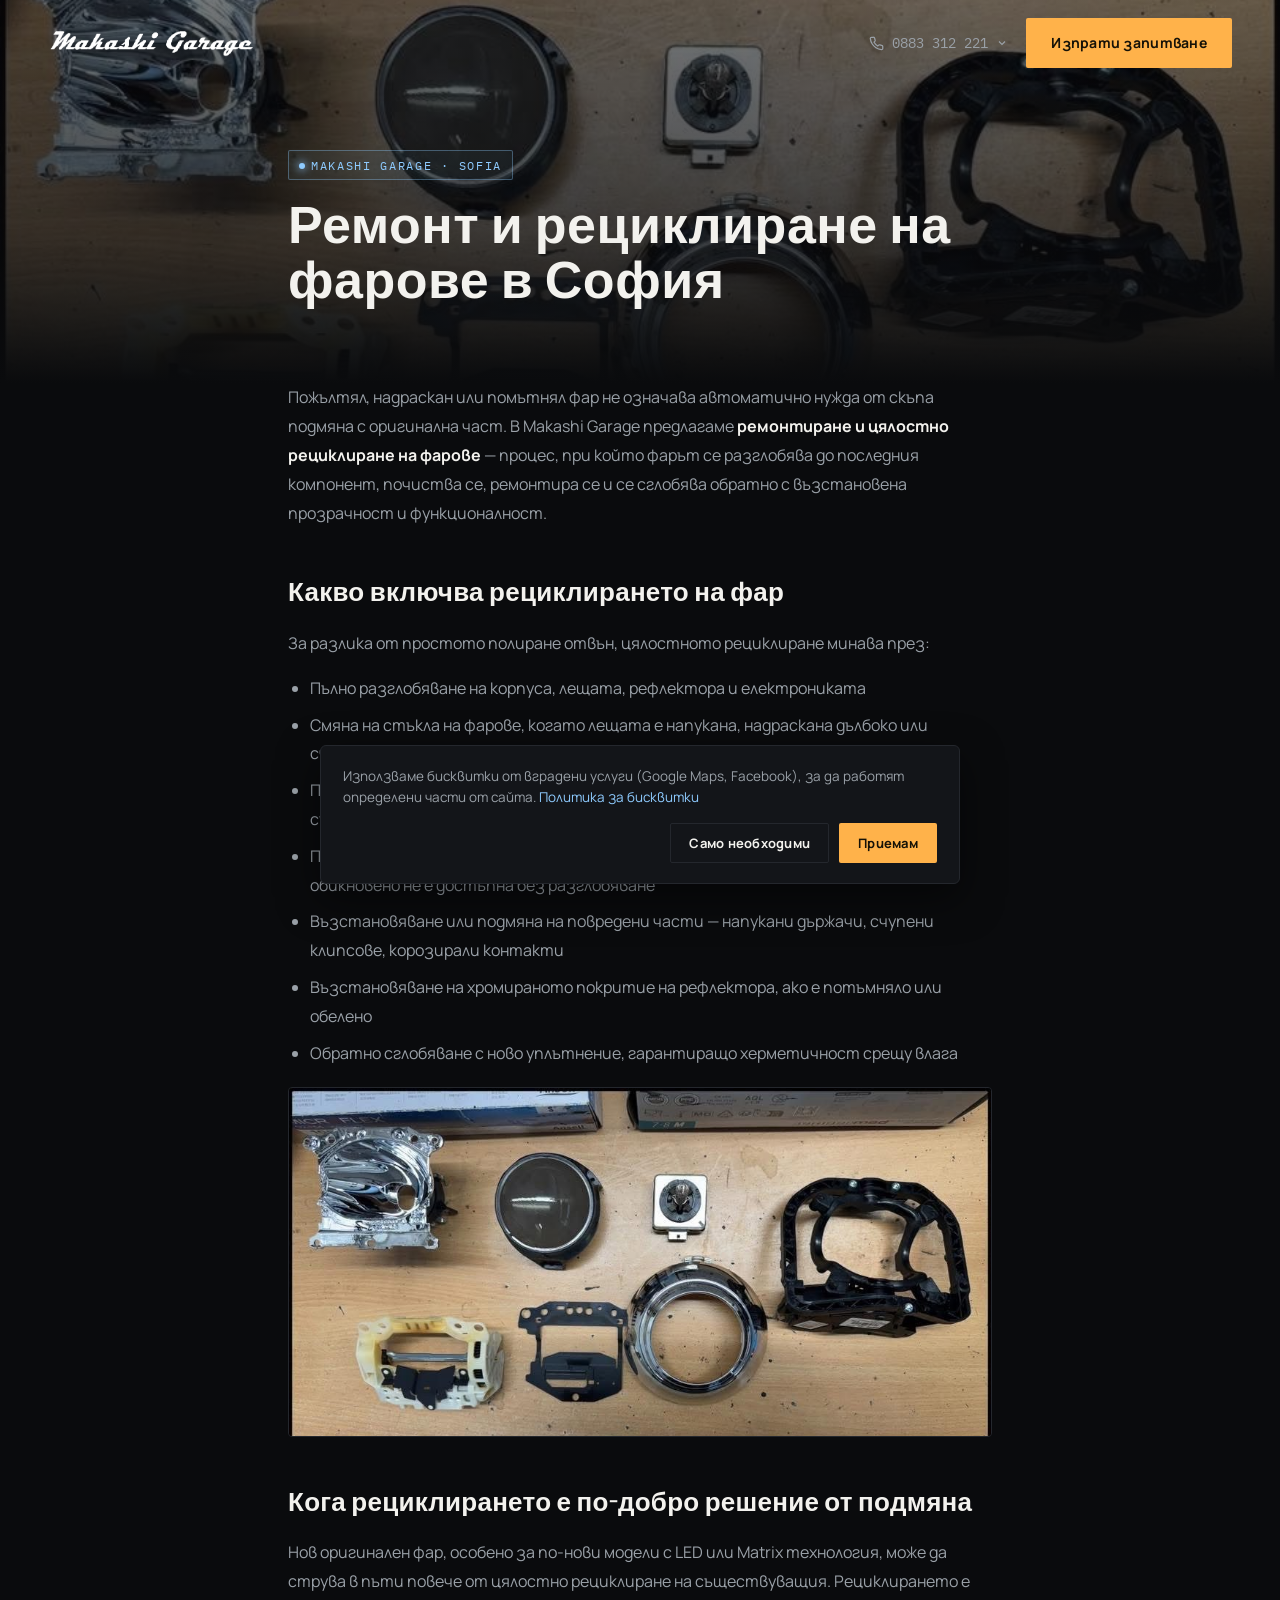
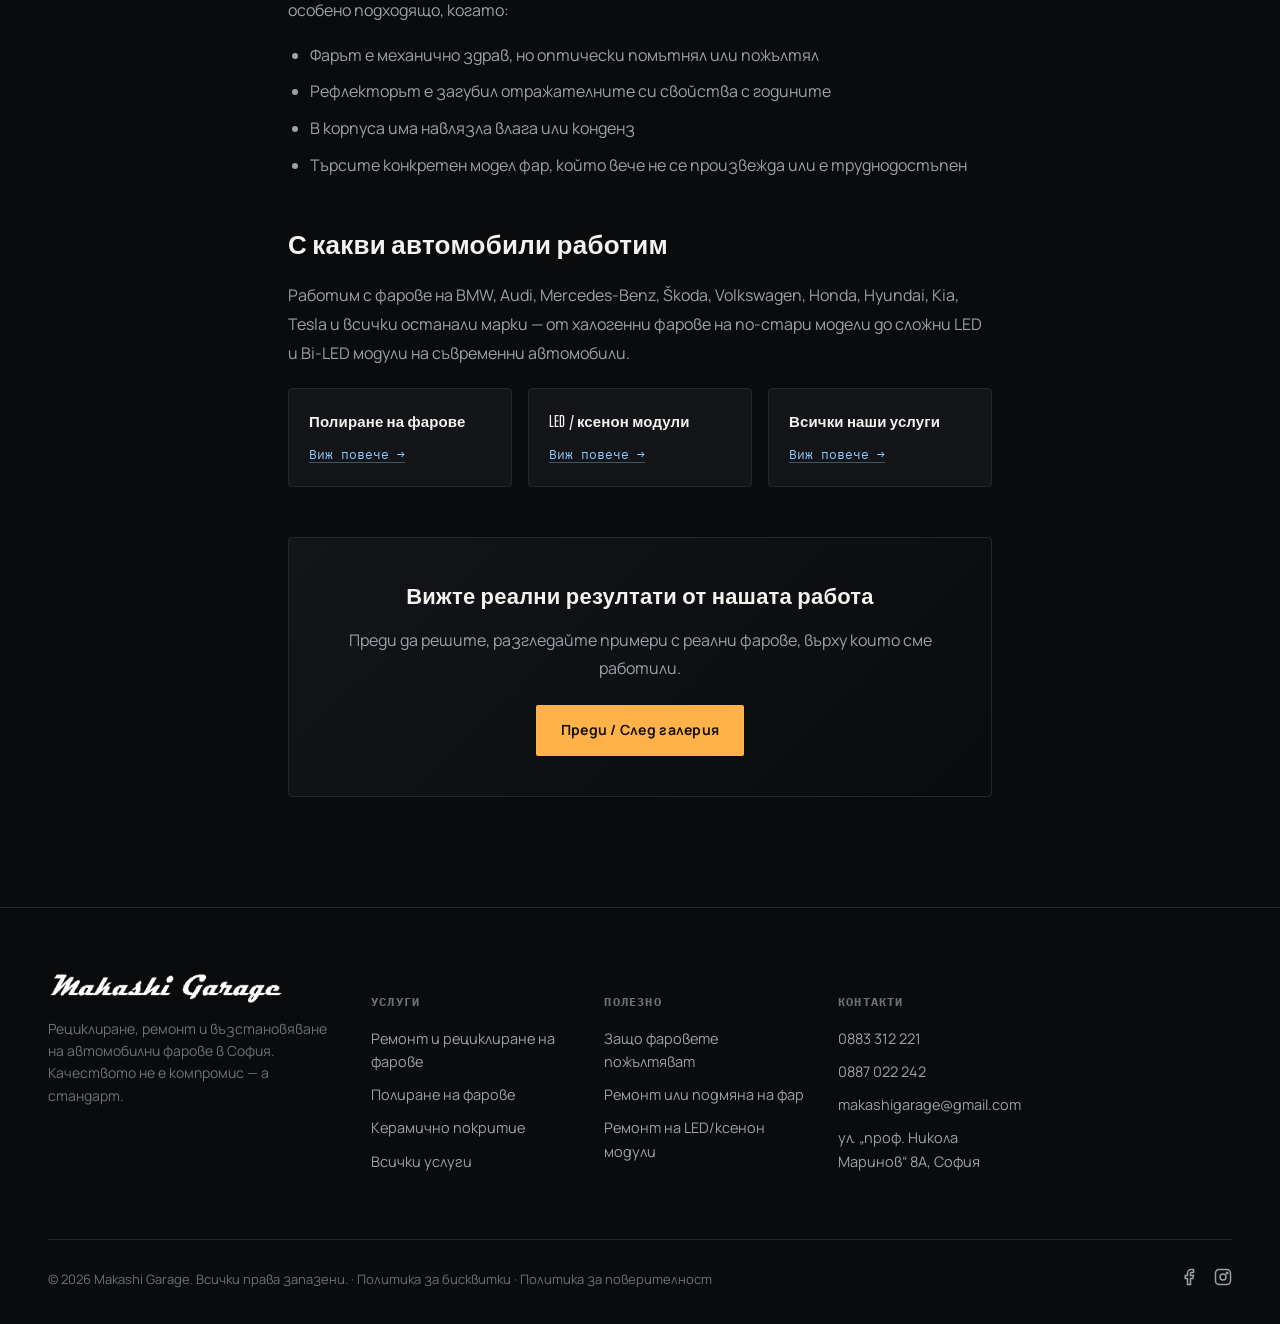
<file: makashi-garage-site/remont-i-reciklirane-na-farove.html>
<!DOCTYPE html>
<html lang="bg">
<head>
<meta charset="UTF-8">
<meta name="viewport" content="width=device-width, initial-scale=1.0">
<title>Ремонт и рециклиране на фарове София | Makashi Garage</title>
<meta name="description" content="Ремонтиране и цялостно рециклиране на фарове в София — разглобяване, почистване, възстановяване на рефлектор и електроника. По-евтина алтернатива на скъпа подмяна с нов фар.">
<meta name="robots" content="index, follow, max-image-preview:large">
<link rel="canonical" href="https://makashi.bg/remont-i-reciklirane-na-farove.html">
<meta property="og:type" content="article">
<meta property="og:title" content="Ремонт и рециклиране на фарове София | Makashi Garage">
<meta property="og:description" content="Ремонтиране и цялостно рециклиране на фарове в София — разглобяване, почистване, възстановяване на рефлектор и електроника. По-евтина алтернатива на скъпа подмяна с нов фар.">
<meta property="og:image" content="https://makashi.bg/images/hero.jpg">
<meta property="og:url" content="https://makashi.bg/remont-i-reciklirane-na-farove.html">
<meta property="og:locale" content="bg_BG">
<link rel="preconnect" href="https://fonts.googleapis.com">
<link rel="preconnect" href="https://fonts.gstatic.com" crossorigin>
<link href="https://fonts.googleapis.com/css2?family=Big+Shoulders+Display:ital,wght@0,500;0,600;0,700;1,600;1,700&family=Manrope:wght@400;500;600;700;800&family=IBM+Plex+Mono:wght@400;500&display=swap" rel="stylesheet">
<link rel="stylesheet" href="css/styles.css">
<script type="application/ld+json">
{
  "@context": "https://schema.org",
  "@type": "Service",
  "serviceType": "Ремонт и рециклиране на фарове",
  "provider": {
    "@type": "AutoRepair",
    "name": "Makashi Garage",
    "url": "https://makashi.bg/",
    "telephone": "+359883312221",
    "address": {
      "@type": "PostalAddress",
      "streetAddress": "ул. проф. Никола Маринов 8А",
      "addressLocality": "София",
      "postalCode": "1151",
      "addressCountry": "BG"
    },
    "geo": {"@type": "GeoCoordinates", "latitude": 42.6147257, "longitude": 23.4635372}
  },
  "areaServed": "Sofia",
  "url": "https://makashi.bg/remont-i-reciklirane-na-farove.html",
  "description": "Ремонтиране и цялостно рециклиране на фарове в София — разглобяване, почистване, възстановяване на рефлектор и електроника."
}
</script>
</head>
<body>
<header class="nav is-solid" id="siteNav">
  <div class="container">
    <a href="/" class="brand"><img src="images/brand/makashi-logo-white.png" alt="Makashi Garage" class="brand-logo"></a>
    <div class="nav-cta">
      <div class="nav-phone-wrap">
        <button type="button" class="nav-phone" id="navPhoneBtn">
          <svg width="15" height="15" viewBox="0 0 24 24" fill="none" stroke="currentColor" stroke-width="2"><path d="M22 16.92v3a2 2 0 0 1-2.18 2 19.79 19.79 0 0 1-8.63-3.07 19.5 19.5 0 0 1-6-6 19.79 19.79 0 0 1-3.07-8.67A2 2 0 0 1 4.11 2h3a2 2 0 0 1 2 1.72c.127.96.361 1.903.7 2.81a2 2 0 0 1-.45 2.11L8.09 9.91a16 16 0 0 0 6 6l1.27-1.27a2 2 0 0 1 2.11-.45c.907.339 1.85.573 2.81.7A2 2 0 0 1 22 16.92z"/></svg>
          0883 312 221
          <svg width="12" height="12" viewBox="0 0 24 24" fill="none" stroke="currentColor" stroke-width="2.4" class="nav-phone-chevron"><path d="M6 9l6 6 6-6"/></svg>
        </button>
        <div class="nav-phone-menu" id="navPhoneMenu">
          <a href="tel:+359883312221">0883 312 221 <span>Мартин</span></a>
          <a href="tel:+359887022242">0887 022 242 <span>Боби</span></a>
        </div>
      </div>
      <a href="/#zapitване" class="btn btn-primary">Изпрати запитване</a>
    </div>
  </div>
</header>

<main>
  <section class="content-hero">
    <div class="hero-media content-hero-media">
      <img src="images/shop/headlight-parts-disassembled.jpg" alt="Разглобен фар по време на цялостно рециклиране в Makashi Garage">
    </div>
    <div class="container content-hero-inner">
      <div class="etch">MAKASHI GARAGE · SOFIA</div>
      <h1>Ремонт и рециклиране на фарове в София</h1>
    </div>
  </section>
  <article class="content-body">

<p>Пожълтял, надраскан или помътнял фар не означава автоматично нужда от скъпа подмяна с оригинална част. В Makashi Garage предлагаме <strong>ремонтиране и цялостно рециклиране на фарове</strong> — процес, при който фарът се разглобява до последния компонент, почиства се, ремонтира се и се сглобява обратно с възстановена прозрачност и функционалност.</p>

<h2>Какво включва рециклирането на фар</h2>
<p>За разлика от простото полиране отвън, цялостното рециклиране минава през:</p>
<ul>
  <li>Пълно разглобяване на корпуса, лещата, рефлектора и електрониката</li>
  <li>Смяна на стъкла на фарове, когато лещата е напукана, надраскана дълбоко или счупена</li>
  <li>Полиране, почистване или вграждане на лупи (проекторните модули) в съществуващия корпус</li>
  <li>Почистване на всеки компонент поотделно, включително вътрешността, която обикновено не е достъпна без разглобяване</li>
  <li>Възстановяване или подмяна на повредени части — напукани държачи, счупени клипсове, корозирали контакти</li>
  <li>Възстановяване на хромираното покритие на рефлектора, ако е потъмняло или обелено</li>
  <li>Обратно сглобяване с ново уплътнение, гарантиращо херметичност срещу влага</li>
</ul>

<img src="images/shop/headlight-parts-disassembled.jpg" alt="Напълно разглобен фар — рефлектор, леща, държачи и корпус, готови за възстановяване">

<h2>Кога рециклирането е по-добро решение от подмяна</h2>
<p>Нов оригинален фар, особено за по-нови модели с LED или Matrix технология, може да струва в пъти повече от цялостно рециклиране на съществуващия. Рециклирането е особено подходящо, когато:</p>
<ul>
  <li>Фарът е механично здрав, но оптически помътнял или пожълтял</li>
  <li>Рефлекторът е загубил отражателните си свойства с годините</li>
  <li>В корпуса има навлязла влага или конденз</li>
  <li>Търсите конкретен модел фар, който вече не се произвежда или е труднодостъпен</li>
</ul>

<h2>С какви автомобили работим</h2>
<p>Работим с фарове на BMW, Audi, Mercedes-Benz, Škoda, Volkswagen, Honda, Hyundai, Kia, Tesla и всички останали марки — от халогенни фарове на по-стари модели до сложни LED и Bi-LED модули на съвременни автомобили.</p>

<div class="related-services">
  <div class="related-card">
    <h4>Полиране на фарове</h4>
    <a href="/polirane-na-farove.html" class="inline-link">Виж повече →</a>
  </div>
  <div class="related-card">
    <h4>LED / ксенон модули</h4>
    <a href="/blog/remont-na-led-ksenon-moduli.html" class="inline-link">Виж повече →</a>
  </div>
  <div class="related-card">
    <h4>Всички наши услуги</h4>
    <a href="/#uslugi" class="inline-link">Виж повече →</a>
  </div>
</div>

<div class="cta-banner">
  <h3>Вижте реални резултати от нашата работа</h3>
  <p>Преди да решите, разгледайте примери с реални фарове, върху които сме работили.</p>
  <a href="/#predi-sled" class="btn btn-primary">Преди / След галерия</a>
</div>

  </article>
</main>
<footer class="footer" id="kontakti">
  <div class="container">
    <div class="footer-top">
      <div class="footer-brand">
        <a href="/" class="brand"><img src="images/brand/makashi-logo-white.png" alt="Makashi Garage" class="brand-logo"></a>
        <p>Рециклиране, ремонт и възстановяване на автомобилни фарове в София. Качеството не е компромис — а стандарт.</p>
      </div>
      <div class="footer-col">
        <h5>Услуги</h5>
        <a href="/remont-i-reciklirane-na-farove.html">Ремонт и рециклиране на фарове</a>
        <a href="/polirane-na-farove.html">Полиране на фарове</a>
        <a href="/keramichno-pokritie.html">Керамично покритие</a>
        <a href="/#uslugi">Всички услуги</a>
      </div>
      <div class="footer-col">
        <h5>Полезно</h5>
        <a href="/blog/zashto-farovete-pozhultyavat.html">Защо фаровете пожълтяват</a>
        <a href="/blog/remont-ili-podmyana-na-far.html">Ремонт или подмяна на фар</a>
        <a href="/blog/remont-na-led-ksenon-moduli.html">Ремонт на LED/ксенон модули</a>
      </div>
      <div class="footer-col">
        <h5>Контакти</h5>
        <a href="tel:+359883312221">0883 312 221</a>
        <a href="tel:+359887022242">0887 022 242</a>
        <a href="mailto:makashigarage@gmail.com">makashigarage@gmail.com</a>
        <p>ул. „проф. Никола Маринов“ 8А, София</p>
      </div>
    </div>
    <div class="footer-bottom">
      <span>© <span id="year"></span> Makashi Garage. Всички права запазени. · <a href="/cookies.html" style="color:inherit;">Политика за бисквитки</a> · <a href="/privacy.html" style="color:inherit;">Политика за поверителност</a></span>
      <div class="footer-social">
        <a href="https://www.facebook.com/makashigarage" target="_blank" rel="noopener" aria-label="Facebook">
          <svg width="18" height="18" viewBox="0 0 24 24" fill="none" stroke="currentColor" stroke-width="2"><path d="M18 2h-3a5 5 0 0 0-5 5v3H7v4h3v8h4v-8h3l1-4h-4V7a1 1 0 0 1 1-1h3z"/></svg>
        </a>
        <a href="https://www.instagram.com/makashigarage" target="_blank" rel="noopener" aria-label="Instagram">
          <svg width="18" height="18" viewBox="0 0 24 24" fill="none" stroke="currentColor" stroke-width="2"><rect x="2" y="2" width="20" height="20" rx="5"/><circle cx="12" cy="12" r="4"/><circle cx="17.5" cy="6.5" r="1"/></svg>
        </a>
      </div>
    </div>
  </div>
</footer>

<div class="cookie-banner" id="cookieBanner">
  <p>Използваме бисквитки от вградени услуги (Google Maps, Facebook), за да работят определени части от сайта. <a href="/cookies.html">Политика за бисквитки</a></p>
  <div class="cookie-banner-actions">
    <button type="button" class="btn btn-ghost" id="cookieDecline">Само необходими</button>
    <button type="button" class="btn btn-primary" id="cookieAccept">Приемам</button>
  </div>
</div>

<button type="button" class="back-to-top" id="backToTop" aria-label="Към началото на страницата">
  <svg width="20" height="20" viewBox="0 0 24 24" fill="none" stroke="currentColor" stroke-width="2.2"><path d="M12 19V5M5 12l7-7 7 7"/></svg>
</button>

<div class="sticky-call-wrap">
  <div class="sticky-call-menu" id="stickyCallMenu">
    <a href="tel:+359883312221">0883 312 221 <span>Мартин</span></a>
    <a href="tel:+359887022242">0887 022 242 <span>Боби</span></a>
  </div>
  <button type="button" class="sticky-call" id="stickyCallBtn">
    <svg width="17" height="17" viewBox="0 0 24 24" fill="none" stroke="currentColor" stroke-width="2"><path d="M22 16.92v3a2 2 0 0 1-2.18 2 19.79 19.79 0 0 1-8.63-3.07 19.5 19.5 0 0 1-6-6 19.79 19.79 0 0 1-3.07-8.67A2 2 0 0 1 4.11 2h3a2 2 0 0 1 2 1.72c.127.96.361 1.903.7 2.81a2 2 0 0 1-.45 2.11L8.09 9.91a16 16 0 0 0 6 6l1.27-1.27a2 2 0 0 1 2.11-.45c.907.339 1.85.573 2.81.7A2 2 0 0 1 22 16.92z"/></svg>
    Обадете се сега
  </button>
</div>

<script>document.getElementById('year') && (document.getElementById('year').textContent = new Date().getFullYear());</script>
<script src="js/main.js"></script>
</body>
</html>
</file>
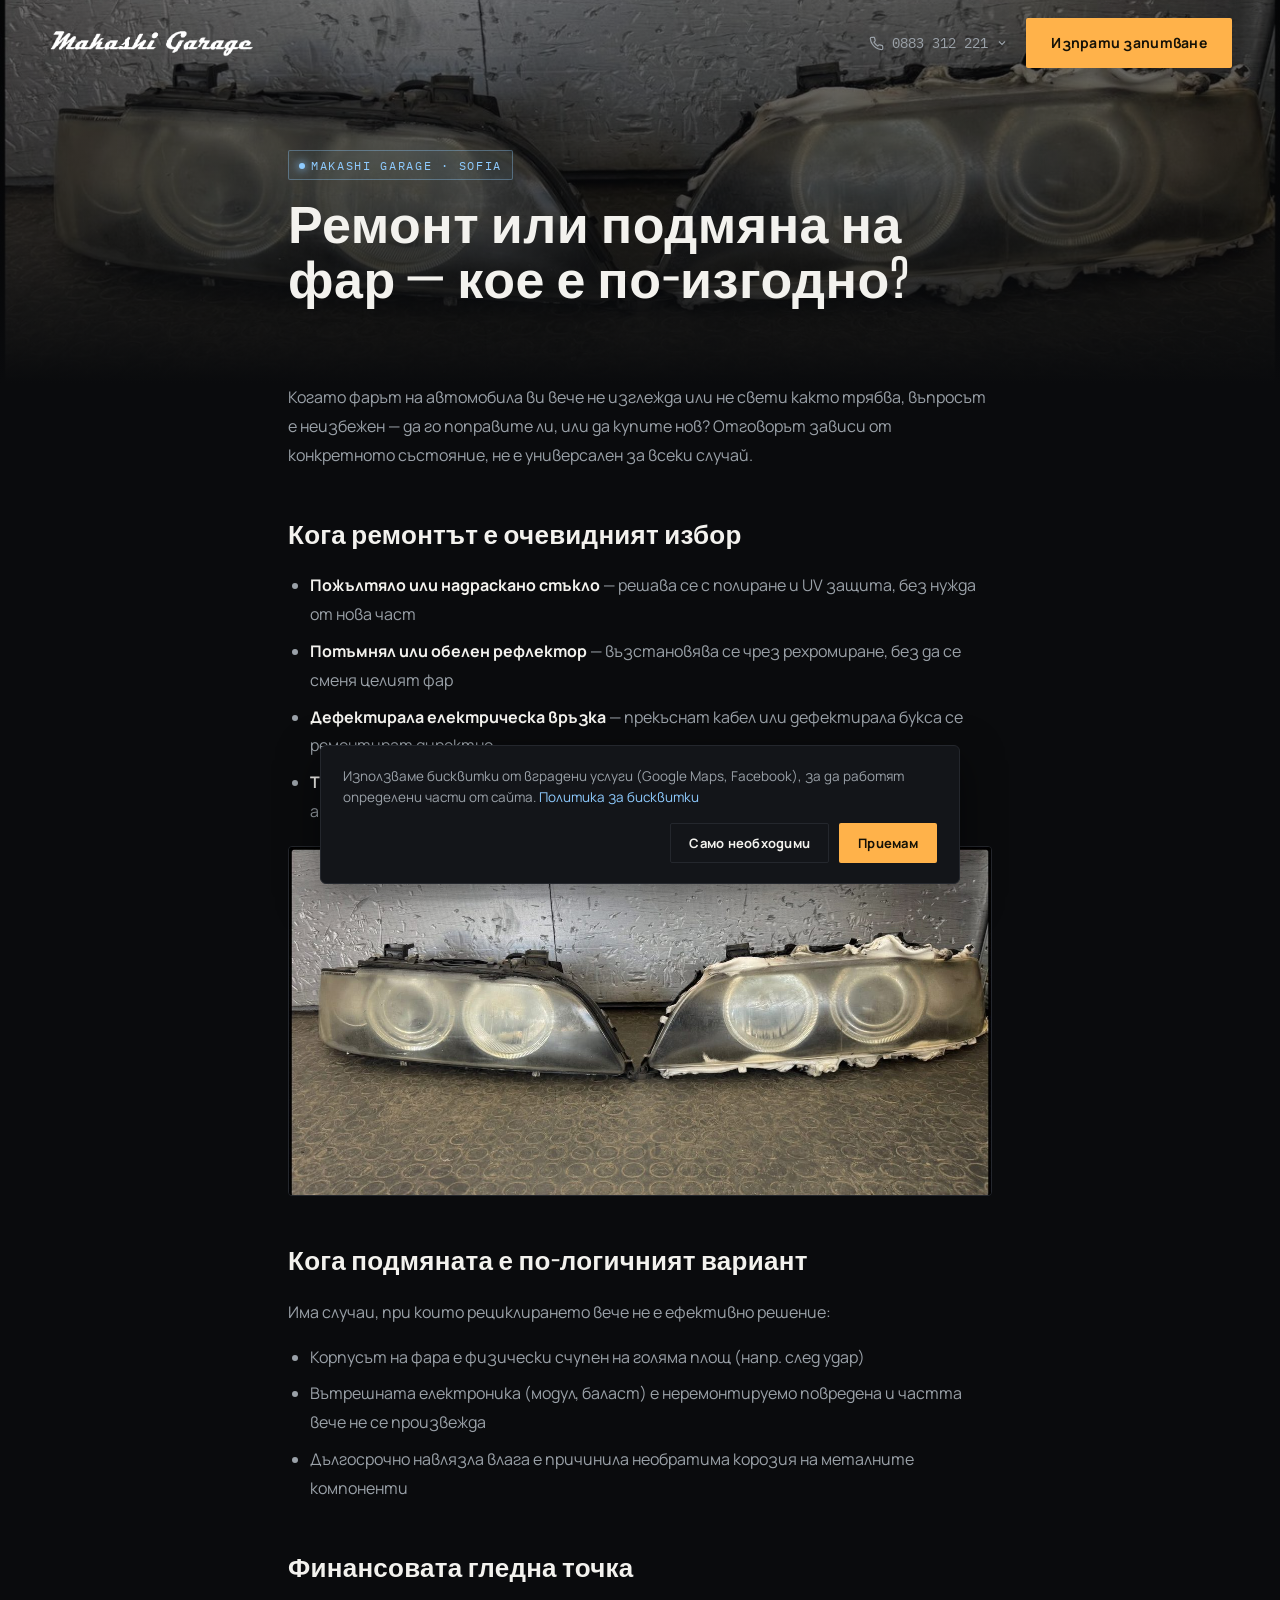
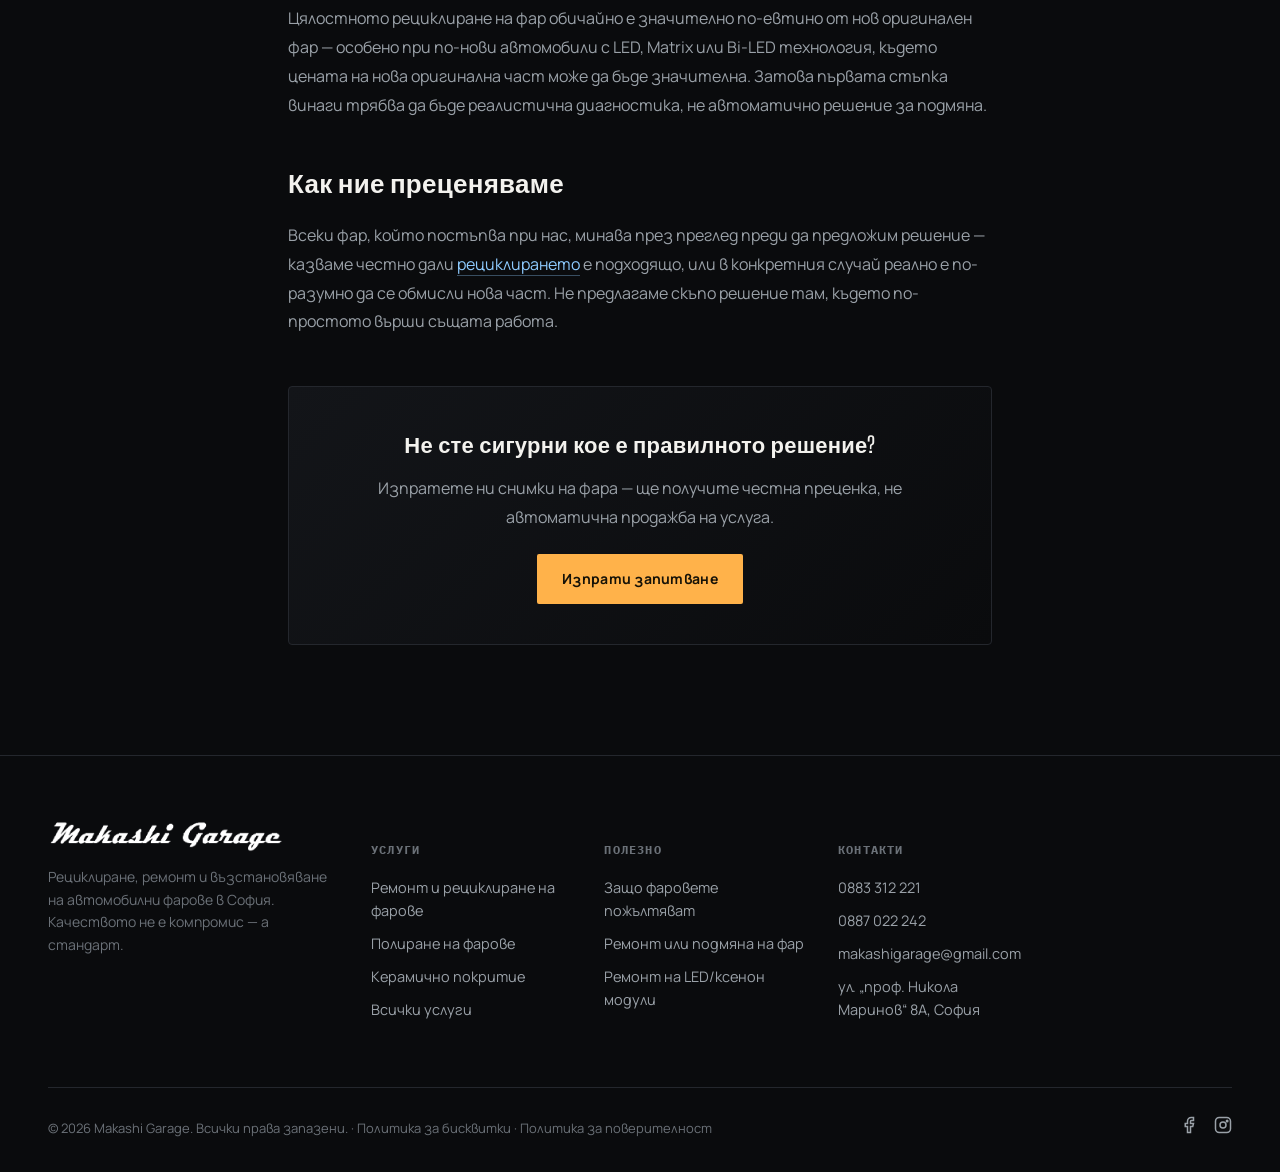
<file: makashi-garage-site/blog/remont-ili-podmyana-na-far.html>
<!DOCTYPE html>
<html lang="bg">
<head>
<meta charset="UTF-8">
<meta name="viewport" content="width=device-width, initial-scale=1.0">
<title>Ремонт или подмяна на фар — кое е по-изгодно? | Makashi Garage</title>
<meta name="description" content="Кога е по-добре фарът да се ремонтира/рециклира и кога е по-логично да се подмени с нов. Практическо ръководство от Makashi Garage, София.">
<meta name="robots" content="index, follow, max-image-preview:large">
<link rel="canonical" href="https://makashi.bg/blog/remont-ili-podmyana-na-far.html">
<meta property="og:type" content="article">
<meta property="og:title" content="Ремонт или подмяна на фар — кое е по-изгодно? | Makashi Garage">
<meta property="og:description" content="Кога е по-добре фарът да се ремонтира/рециклира и кога е по-логично да се подмени с нов. Практическо ръководство от Makashi Garage, София.">
<meta property="og:image" content="https://makashi.bg/../images/hero.jpg">
<meta property="og:url" content="https://makashi.bg/blog/remont-ili-podmyana-na-far.html">
<meta property="og:locale" content="bg_BG">
<link rel="preconnect" href="https://fonts.googleapis.com">
<link rel="preconnect" href="https://fonts.gstatic.com" crossorigin>
<link href="https://fonts.googleapis.com/css2?family=Big+Shoulders+Display:ital,wght@0,500;0,600;0,700;1,600;1,700&family=Manrope:wght@400;500;600;700;800&family=IBM+Plex+Mono:wght@400;500&display=swap" rel="stylesheet">
<link rel="stylesheet" href="../css/styles.css">
<script type="application/ld+json">
{
  "@context": "https://schema.org",
  "@type": "Article",
  "headline": "Ремонт или подмяна на фар — кое е по-изгодно?",
  "author": {"@type": "Organization", "name": "Makashi Garage"},
  "publisher": {"@type": "Organization", "name": "Makashi Garage", "logo": {"@type": "ImageObject", "url": "https://makashi.bg/images/brand/makashi-logo-white.png"}},
  "mainEntityOfPage": "https://makashi.bg/blog/remont-ili-podmyana-na-far.html",
  "image": "https://makashi.bg/images/hero.jpg",
  "inLanguage": "bg"
}
</script>
</head>
<body>
<header class="nav is-solid" id="siteNav">
  <div class="container">
    <a href="/" class="brand"><img src="../images/brand/makashi-logo-white.png" alt="Makashi Garage" class="brand-logo"></a>
    <div class="nav-cta">
      <div class="nav-phone-wrap">
        <button type="button" class="nav-phone" id="navPhoneBtn">
          <svg width="15" height="15" viewBox="0 0 24 24" fill="none" stroke="currentColor" stroke-width="2"><path d="M22 16.92v3a2 2 0 0 1-2.18 2 19.79 19.79 0 0 1-8.63-3.07 19.5 19.5 0 0 1-6-6 19.79 19.79 0 0 1-3.07-8.67A2 2 0 0 1 4.11 2h3a2 2 0 0 1 2 1.72c.127.96.361 1.903.7 2.81a2 2 0 0 1-.45 2.11L8.09 9.91a16 16 0 0 0 6 6l1.27-1.27a2 2 0 0 1 2.11-.45c.907.339 1.85.573 2.81.7A2 2 0 0 1 22 16.92z"/></svg>
          0883 312 221
          <svg width="12" height="12" viewBox="0 0 24 24" fill="none" stroke="currentColor" stroke-width="2.4" class="nav-phone-chevron"><path d="M6 9l6 6 6-6"/></svg>
        </button>
        <div class="nav-phone-menu" id="navPhoneMenu">
          <a href="tel:+359883312221">0883 312 221 <span>Мартин</span></a>
          <a href="tel:+359887022242">0887 022 242 <span>Боби</span></a>
        </div>
      </div>
      <a href="/#zapitване" class="btn btn-primary">Изпрати запитване</a>
    </div>
  </div>
</header>

<main>
  <section class="content-hero">
    <div class="hero-media content-hero-media">
      <img src="../images/ba/bmw-e39-headlights-before.jpg" alt="Повреден фар на BMW E39 — пример за случай, решен чрез ремонт вместо подмяна">
    </div>
    <div class="container content-hero-inner">
      <div class="etch">MAKASHI GARAGE · SOFIA</div>
      <h1>Ремонт или подмяна на фар — кое е по-изгодно?</h1>
    </div>
  </section>
  <article class="content-body">

<p>Когато фарът на автомобила ви вече не изглежда или не свети както трябва, въпросът е неизбежен — да го поправите ли, или да купите нов? Отговорът зависи от конкретното състояние, не е универсален за всеки случай.</p>

<h2>Кога ремонтът е очевидният избор</h2>
<ul>
  <li><strong>Пожълтяло или надраскано стъкло</strong> — решава се с полиране и UV защита, без нужда от нова част</li>
  <li><strong>Потъмнял или обелен рефлектор</strong> — възстановява се чрез рехромиране, без да се сменя целият фар</li>
  <li><strong>Дефектирала електрическа връзка</strong> — прекъснат кабел или дефектирала букса се ремонтират директно</li>
  <li><strong>Труднодостъпен или скъп оригинален модел</strong> — особено при по-стари или редки автомобили, където нова оригинална част може изобщо да не се намира</li>
</ul>

<img src="../images/ba/bmw-e39-headlights-before.jpg" alt="Повреден фар преди ремонт, кандидат за възстановяване вместо подмяна">

<h2>Кога подмяната е по-логичният вариант</h2>
<p>Има случаи, при които рециклирането вече не е ефективно решение:</p>
<ul>
  <li>Корпусът на фара е физически счупен на голяма площ (напр. след удар)</li>
  <li>Вътрешната електроника (модул, баласт) е неремонтируемо повредена и частта вече не се произвежда</li>
  <li>Дългосрочно навлязла влага е причинила необратима корозия на металните компоненти</li>
</ul>

<h2>Финансовата гледна точка</h2>
<p>Цялостното рециклиране на фар обичайно е значително по-евтино от нов оригинален фар — особено при по-нови автомобили с LED, Matrix или Bi-LED технология, където цената на нова оригинална част може да бъде значителна. Затова първата стъпка винаги трябва да бъде реалистична диагностика, не автоматично решение за подмяна.</p>

<h2>Как ние преценяваме</h2>
<p>Всеки фар, който постъпва при нас, минава през преглед преди да предложим решение — казваме честно дали <a href="/remont-i-reciklirane-na-farove.html" class="inline-link">рециклирането</a> е подходящо, или в конкретния случай реално е по-разумно да се обмисли нова част. Не предлагаме скъпо решение там, където по-простото върши същата работа.</p>

<div class="cta-banner">
  <h3>Не сте сигурни кое е правилното решение?</h3>
  <p>Изпратете ни снимки на фара — ще получите честна преценка, не автоматична продажба на услуга.</p>
  <a href="/#zapitване" class="btn btn-primary">Изпрати запитване</a>
</div>

  </article>
</main>
<footer class="footer" id="kontakti">
  <div class="container">
    <div class="footer-top">
      <div class="footer-brand">
        <a href="/" class="brand"><img src="../images/brand/makashi-logo-white.png" alt="Makashi Garage" class="brand-logo"></a>
        <p>Рециклиране, ремонт и възстановяване на автомобилни фарове в София. Качеството не е компромис — а стандарт.</p>
      </div>
      <div class="footer-col">
        <h5>Услуги</h5>
        <a href="/remont-i-reciklirane-na-farove.html">Ремонт и рециклиране на фарове</a>
        <a href="/polirane-na-farove.html">Полиране на фарове</a>
        <a href="/keramichno-pokritie.html">Керамично покритие</a>
        <a href="/#uslugi">Всички услуги</a>
      </div>
      <div class="footer-col">
        <h5>Полезно</h5>
        <a href="/blog/zashto-farovete-pozhultyavat.html">Защо фаровете пожълтяват</a>
        <a href="/blog/remont-ili-podmyana-na-far.html">Ремонт или подмяна на фар</a>
        <a href="/blog/remont-na-led-ksenon-moduli.html">Ремонт на LED/ксенон модули</a>
      </div>
      <div class="footer-col">
        <h5>Контакти</h5>
        <a href="tel:+359883312221">0883 312 221</a>
        <a href="tel:+359887022242">0887 022 242</a>
        <a href="mailto:makashigarage@gmail.com">makashigarage@gmail.com</a>
        <p>ул. „проф. Никола Маринов“ 8А, София</p>
      </div>
    </div>
    <div class="footer-bottom">
      <span>© <span id="year"></span> Makashi Garage. Всички права запазени. · <a href="/cookies.html" style="color:inherit;">Политика за бисквитки</a> · <a href="/privacy.html" style="color:inherit;">Политика за поверителност</a></span>
      <div class="footer-social">
        <a href="https://www.facebook.com/makashigarage" target="_blank" rel="noopener" aria-label="Facebook">
          <svg width="18" height="18" viewBox="0 0 24 24" fill="none" stroke="currentColor" stroke-width="2"><path d="M18 2h-3a5 5 0 0 0-5 5v3H7v4h3v8h4v-8h3l1-4h-4V7a1 1 0 0 1 1-1h3z"/></svg>
        </a>
        <a href="https://www.instagram.com/makashigarage" target="_blank" rel="noopener" aria-label="Instagram">
          <svg width="18" height="18" viewBox="0 0 24 24" fill="none" stroke="currentColor" stroke-width="2"><rect x="2" y="2" width="20" height="20" rx="5"/><circle cx="12" cy="12" r="4"/><circle cx="17.5" cy="6.5" r="1"/></svg>
        </a>
      </div>
    </div>
  </div>
</footer>

<div class="cookie-banner" id="cookieBanner">
  <p>Използваме бисквитки от вградени услуги (Google Maps, Facebook), за да работят определени части от сайта. <a href="/cookies.html">Политика за бисквитки</a></p>
  <div class="cookie-banner-actions">
    <button type="button" class="btn btn-ghost" id="cookieDecline">Само необходими</button>
    <button type="button" class="btn btn-primary" id="cookieAccept">Приемам</button>
  </div>
</div>

<button type="button" class="back-to-top" id="backToTop" aria-label="Към началото на страницата">
  <svg width="20" height="20" viewBox="0 0 24 24" fill="none" stroke="currentColor" stroke-width="2.2"><path d="M12 19V5M5 12l7-7 7 7"/></svg>
</button>

<div class="sticky-call-wrap">
  <div class="sticky-call-menu" id="stickyCallMenu">
    <a href="tel:+359883312221">0883 312 221 <span>Мартин</span></a>
    <a href="tel:+359887022242">0887 022 242 <span>Боби</span></a>
  </div>
  <button type="button" class="sticky-call" id="stickyCallBtn">
    <svg width="17" height="17" viewBox="0 0 24 24" fill="none" stroke="currentColor" stroke-width="2"><path d="M22 16.92v3a2 2 0 0 1-2.18 2 19.79 19.79 0 0 1-8.63-3.07 19.5 19.5 0 0 1-6-6 19.79 19.79 0 0 1-3.07-8.67A2 2 0 0 1 4.11 2h3a2 2 0 0 1 2 1.72c.127.96.361 1.903.7 2.81a2 2 0 0 1-.45 2.11L8.09 9.91a16 16 0 0 0 6 6l1.27-1.27a2 2 0 0 1 2.11-.45c.907.339 1.85.573 2.81.7A2 2 0 0 1 22 16.92z"/></svg>
    Обадете се сега
  </button>
</div>

<script>document.getElementById('year') && (document.getElementById('year').textContent = new Date().getFullYear());</script>
<script src="../js/main.js"></script>
</body>
</html>
</file>
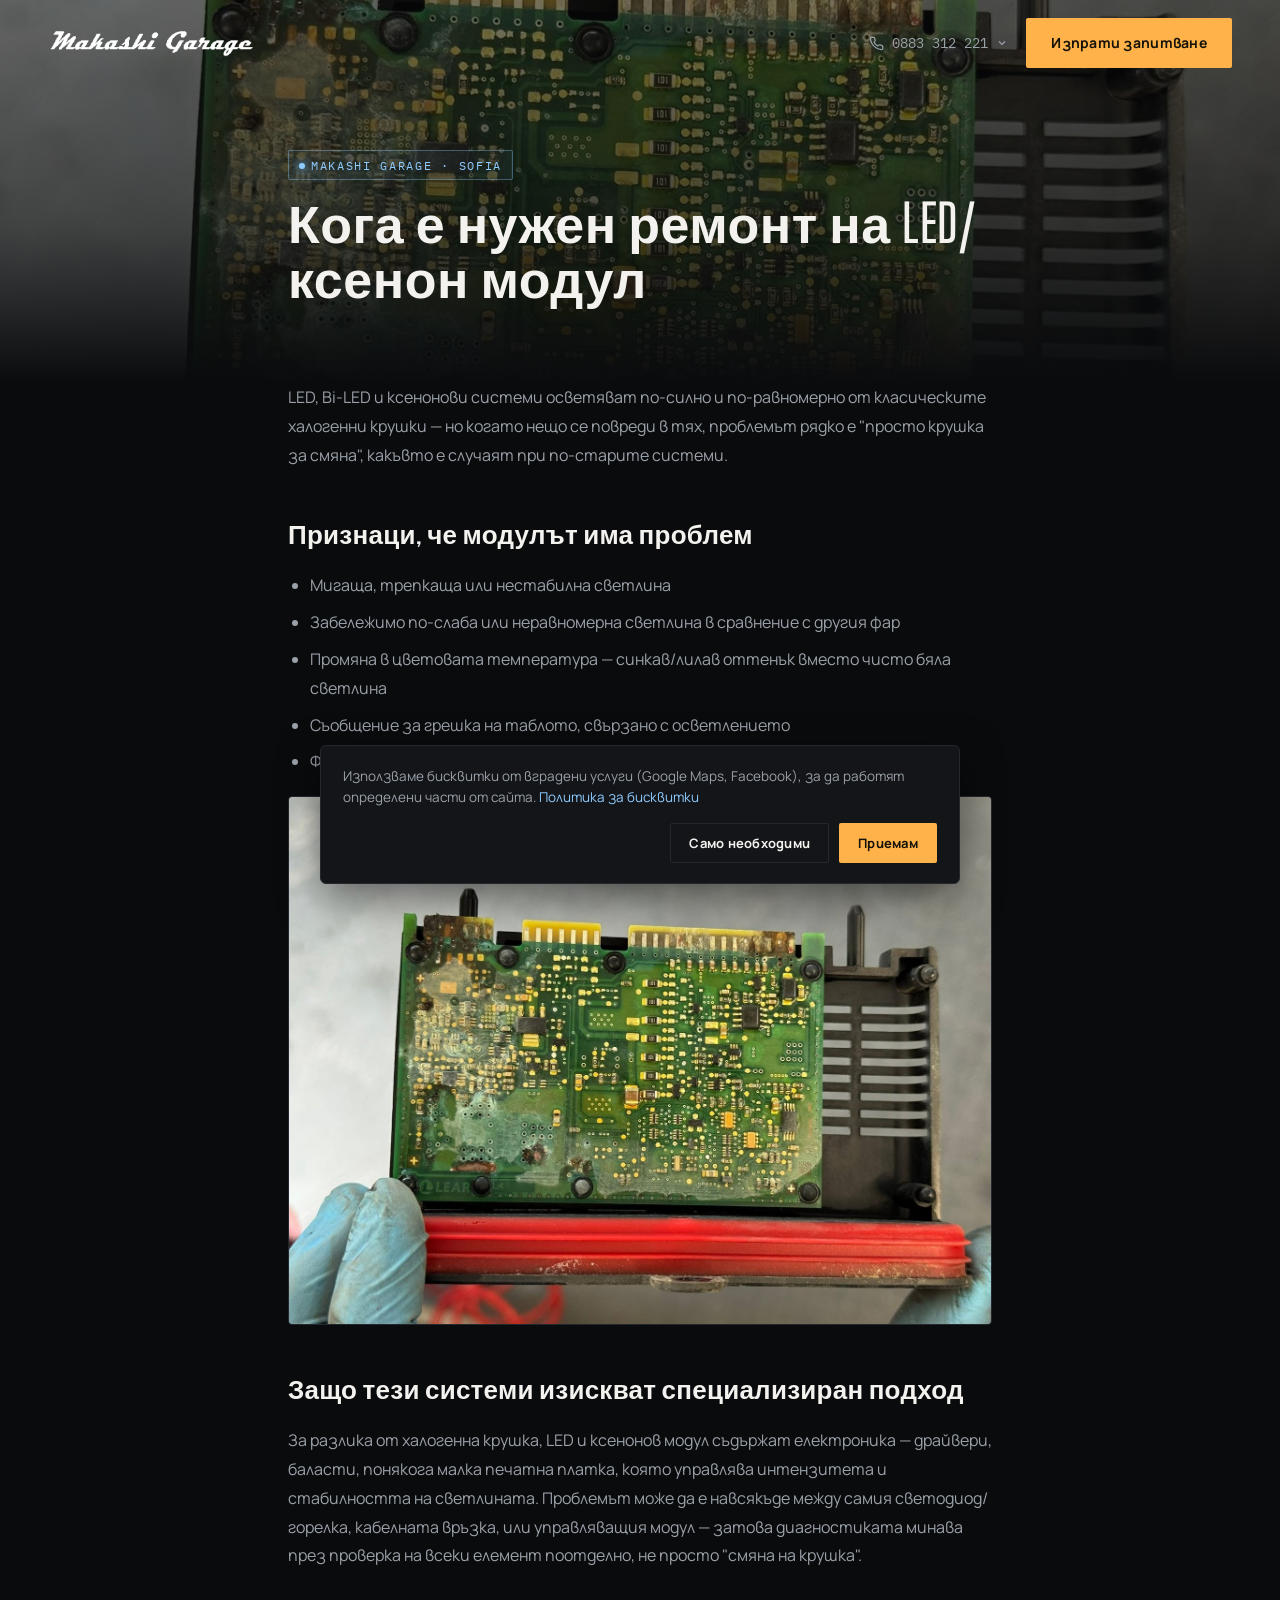
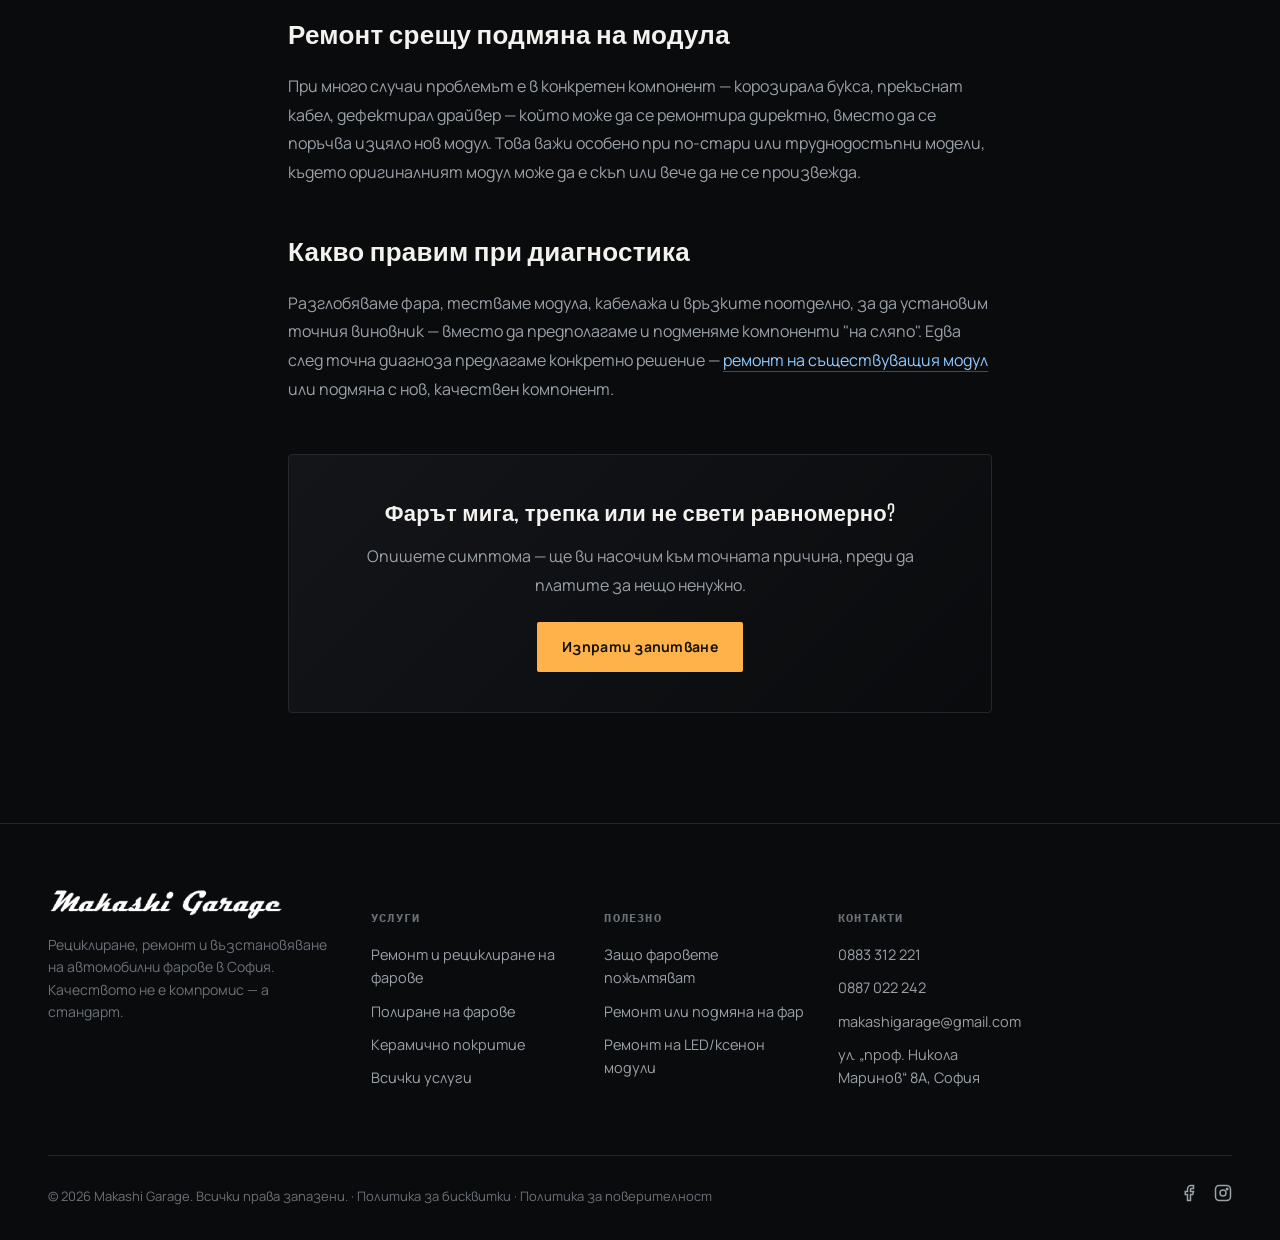
<file: makashi-garage-site/blog/remont-na-led-ksenon-moduli.html>
<!DOCTYPE html>
<html lang="bg">
<head>
<meta charset="UTF-8">
<meta name="viewport" content="width=device-width, initial-scale=1.0">
<title>Кога е нужен ремонт на LED/ксенон модул? | Makashi Garage</title>
<meta name="description" content="Признаци за повреден LED, Bi-LED или ксенонов модул на фар, и как протича диагностиката и ремонтът им в Makashi Garage, София.">
<meta name="robots" content="index, follow, max-image-preview:large">
<link rel="canonical" href="https://makashi.bg/blog/remont-na-led-ksenon-moduli.html">
<meta property="og:type" content="article">
<meta property="og:title" content="Кога е нужен ремонт на LED/ксенон модул? | Makashi Garage">
<meta property="og:description" content="Признаци за повреден LED, Bi-LED или ксенонов модул на фар, и как протича диагностиката и ремонтът им в Makashi Garage, София.">
<meta property="og:image" content="https://makashi.bg/../images/hero.jpg">
<meta property="og:url" content="https://makashi.bg/blog/remont-na-led-ksenon-moduli.html">
<meta property="og:locale" content="bg_BG">
<link rel="preconnect" href="https://fonts.googleapis.com">
<link rel="preconnect" href="https://fonts.gstatic.com" crossorigin>
<link href="https://fonts.googleapis.com/css2?family=Big+Shoulders+Display:ital,wght@0,500;0,600;0,700;1,600;1,700&family=Manrope:wght@400;500;600;700;800&family=IBM+Plex+Mono:wght@400;500&display=swap" rel="stylesheet">
<link rel="stylesheet" href="../css/styles.css">
<script type="application/ld+json">
{
  "@context": "https://schema.org",
  "@type": "Article",
  "headline": "Кога е нужен ремонт на LED/ксенон модул",
  "author": {"@type": "Organization", "name": "Makashi Garage"},
  "publisher": {"@type": "Organization", "name": "Makashi Garage", "logo": {"@type": "ImageObject", "url": "https://makashi.bg/images/brand/makashi-logo-white.png"}},
  "mainEntityOfPage": "https://makashi.bg/blog/remont-na-led-ksenon-moduli.html",
  "image": "https://makashi.bg/images/hero.jpg",
  "inLanguage": "bg"
}
</script>
</head>
<body>
<header class="nav is-solid" id="siteNav">
  <div class="container">
    <a href="/" class="brand"><img src="../images/brand/makashi-logo-white.png" alt="Makashi Garage" class="brand-logo"></a>
    <div class="nav-cta">
      <div class="nav-phone-wrap">
        <button type="button" class="nav-phone" id="navPhoneBtn">
          <svg width="15" height="15" viewBox="0 0 24 24" fill="none" stroke="currentColor" stroke-width="2"><path d="M22 16.92v3a2 2 0 0 1-2.18 2 19.79 19.79 0 0 1-8.63-3.07 19.5 19.5 0 0 1-6-6 19.79 19.79 0 0 1-3.07-8.67A2 2 0 0 1 4.11 2h3a2 2 0 0 1 2 1.72c.127.96.361 1.903.7 2.81a2 2 0 0 1-.45 2.11L8.09 9.91a16 16 0 0 0 6 6l1.27-1.27a2 2 0 0 1 2.11-.45c.907.339 1.85.573 2.81.7A2 2 0 0 1 22 16.92z"/></svg>
          0883 312 221
          <svg width="12" height="12" viewBox="0 0 24 24" fill="none" stroke="currentColor" stroke-width="2.4" class="nav-phone-chevron"><path d="M6 9l6 6 6-6"/></svg>
        </button>
        <div class="nav-phone-menu" id="navPhoneMenu">
          <a href="tel:+359883312221">0883 312 221 <span>Мартин</span></a>
          <a href="tel:+359887022242">0887 022 242 <span>Боби</span></a>
        </div>
      </div>
      <a href="/#zapitване" class="btn btn-primary">Изпрати запитване</a>
    </div>
  </div>
</header>

<main>
  <section class="content-hero">
    <div class="hero-media content-hero-media">
      <img src="../images/shop/pcb-closeup.jpg" alt="Диагностика на електронен модул от фар в сервиз Makashi Garage">
    </div>
    <div class="container content-hero-inner">
      <div class="etch">MAKASHI GARAGE · SOFIA</div>
      <h1>Кога е нужен ремонт на LED/ксенон модул</h1>
    </div>
  </section>
  <article class="content-body">

<p>LED, Bi-LED и ксенонови системи осветяват по-силно и по-равномерно от класическите халогенни крушки — но когато нещо се повреди в тях, проблемът рядко е "просто крушка за смяна", какъвто е случаят при по-старите системи.</p>

<h2>Признаци, че модулът има проблем</h2>
<ul>
  <li>Мигаща, трепкаща или нестабилна светлина</li>
  <li>Забележимо по-слаба или неравномерна светлина в сравнение с другия фар</li>
  <li>Промяна в цветовата температура — синкав/лилав оттенък вместо чисто бяла светлина</li>
  <li>Съобщение за грешка на таблото, свързано с осветлението</li>
  <li>Фарът изобщо не светва, въпреки че предпазителят е изправен</li>
</ul>

<img src="../images/shop/pcb-closeup.jpg" alt="Диагностика на печатна платка от LED модул на фар">

<h2>Защо тези системи изискват специализиран подход</h2>
<p>За разлика от халогенна крушка, LED и ксенонов модул съдържат електроника — драйвери, баласти, понякога малка печатна платка, която управлява интензитета и стабилността на светлината. Проблемът може да е навсякъде между самия светодиод/горелка, кабелната връзка, или управляващия модул — затова диагностиката минава през проверка на всеки елемент поотделно, не просто "смяна на крушка".</p>

<h2>Ремонт срещу подмяна на модула</h2>
<p>При много случаи проблемът е в конкретен компонент — корозирала букса, прекъснат кабел, дефектирал драйвер — който може да се ремонтира директно, вместо да се поръчва изцяло нов модул. Това важи особено при по-стари или труднодостъпни модели, където оригиналният модул може да е скъп или вече да не се произвежда.</p>

<h2>Какво правим при диагностика</h2>
<p>Разглобяваме фара, тестваме модула, кабелажа и връзките поотделно, за да установим точния виновник — вместо да предполагаме и подменяме компоненти "на сляпо". Едва след точна диагноза предлагаме конкретно решение — <a href="/remont-i-reciklirane-na-farove.html" class="inline-link">ремонт на съществуващия модул</a> или подмяна с нов, качествен компонент.</p>

<div class="cta-banner">
  <h3>Фарът мига, трепка или не свети равномерно?</h3>
  <p>Опишете симптома — ще ви насочим към точната причина, преди да платите за нещо ненужно.</p>
  <a href="/#zapitване" class="btn btn-primary">Изпрати запитване</a>
</div>

  </article>
</main>
<footer class="footer" id="kontakti">
  <div class="container">
    <div class="footer-top">
      <div class="footer-brand">
        <a href="/" class="brand"><img src="../images/brand/makashi-logo-white.png" alt="Makashi Garage" class="brand-logo"></a>
        <p>Рециклиране, ремонт и възстановяване на автомобилни фарове в София. Качеството не е компромис — а стандарт.</p>
      </div>
      <div class="footer-col">
        <h5>Услуги</h5>
        <a href="/remont-i-reciklirane-na-farove.html">Ремонт и рециклиране на фарове</a>
        <a href="/polirane-na-farove.html">Полиране на фарове</a>
        <a href="/keramichno-pokritie.html">Керамично покритие</a>
        <a href="/#uslugi">Всички услуги</a>
      </div>
      <div class="footer-col">
        <h5>Полезно</h5>
        <a href="/blog/zashto-farovete-pozhultyavat.html">Защо фаровете пожълтяват</a>
        <a href="/blog/remont-ili-podmyana-na-far.html">Ремонт или подмяна на фар</a>
        <a href="/blog/remont-na-led-ksenon-moduli.html">Ремонт на LED/ксенон модули</a>
      </div>
      <div class="footer-col">
        <h5>Контакти</h5>
        <a href="tel:+359883312221">0883 312 221</a>
        <a href="tel:+359887022242">0887 022 242</a>
        <a href="mailto:makashigarage@gmail.com">makashigarage@gmail.com</a>
        <p>ул. „проф. Никола Маринов“ 8А, София</p>
      </div>
    </div>
    <div class="footer-bottom">
      <span>© <span id="year"></span> Makashi Garage. Всички права запазени. · <a href="/cookies.html" style="color:inherit;">Политика за бисквитки</a> · <a href="/privacy.html" style="color:inherit;">Политика за поверителност</a></span>
      <div class="footer-social">
        <a href="https://www.facebook.com/makashigarage" target="_blank" rel="noopener" aria-label="Facebook">
          <svg width="18" height="18" viewBox="0 0 24 24" fill="none" stroke="currentColor" stroke-width="2"><path d="M18 2h-3a5 5 0 0 0-5 5v3H7v4h3v8h4v-8h3l1-4h-4V7a1 1 0 0 1 1-1h3z"/></svg>
        </a>
        <a href="https://www.instagram.com/makashigarage" target="_blank" rel="noopener" aria-label="Instagram">
          <svg width="18" height="18" viewBox="0 0 24 24" fill="none" stroke="currentColor" stroke-width="2"><rect x="2" y="2" width="20" height="20" rx="5"/><circle cx="12" cy="12" r="4"/><circle cx="17.5" cy="6.5" r="1"/></svg>
        </a>
      </div>
    </div>
  </div>
</footer>

<div class="cookie-banner" id="cookieBanner">
  <p>Използваме бисквитки от вградени услуги (Google Maps, Facebook), за да работят определени части от сайта. <a href="/cookies.html">Политика за бисквитки</a></p>
  <div class="cookie-banner-actions">
    <button type="button" class="btn btn-ghost" id="cookieDecline">Само необходими</button>
    <button type="button" class="btn btn-primary" id="cookieAccept">Приемам</button>
  </div>
</div>

<button type="button" class="back-to-top" id="backToTop" aria-label="Към началото на страницата">
  <svg width="20" height="20" viewBox="0 0 24 24" fill="none" stroke="currentColor" stroke-width="2.2"><path d="M12 19V5M5 12l7-7 7 7"/></svg>
</button>

<div class="sticky-call-wrap">
  <div class="sticky-call-menu" id="stickyCallMenu">
    <a href="tel:+359883312221">0883 312 221 <span>Мартин</span></a>
    <a href="tel:+359887022242">0887 022 242 <span>Боби</span></a>
  </div>
  <button type="button" class="sticky-call" id="stickyCallBtn">
    <svg width="17" height="17" viewBox="0 0 24 24" fill="none" stroke="currentColor" stroke-width="2"><path d="M22 16.92v3a2 2 0 0 1-2.18 2 19.79 19.79 0 0 1-8.63-3.07 19.5 19.5 0 0 1-6-6 19.79 19.79 0 0 1-3.07-8.67A2 2 0 0 1 4.11 2h3a2 2 0 0 1 2 1.72c.127.96.361 1.903.7 2.81a2 2 0 0 1-.45 2.11L8.09 9.91a16 16 0 0 0 6 6l1.27-1.27a2 2 0 0 1 2.11-.45c.907.339 1.85.573 2.81.7A2 2 0 0 1 22 16.92z"/></svg>
    Обадете се сега
  </button>
</div>

<script>document.getElementById('year') && (document.getElementById('year').textContent = new Date().getFullYear());</script>
<script src="../js/main.js"></script>
</body>
</html>
</file>
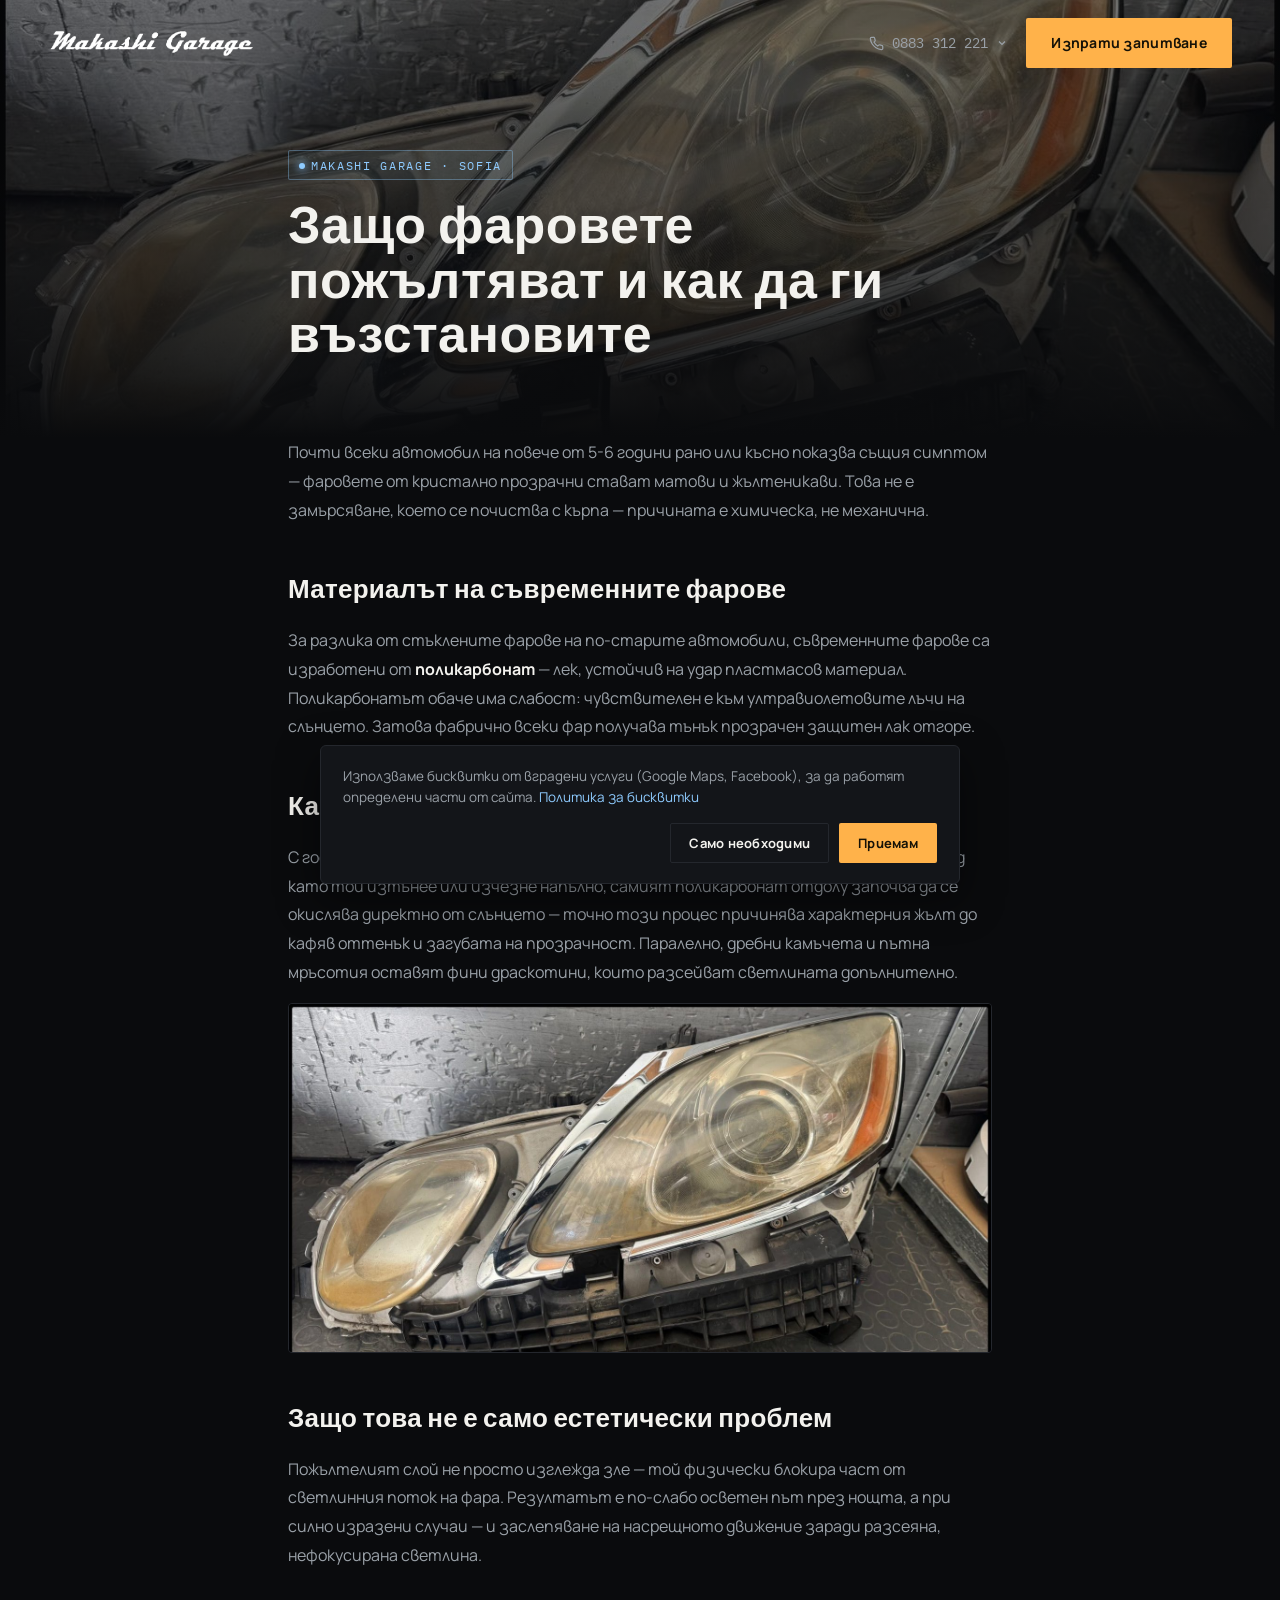
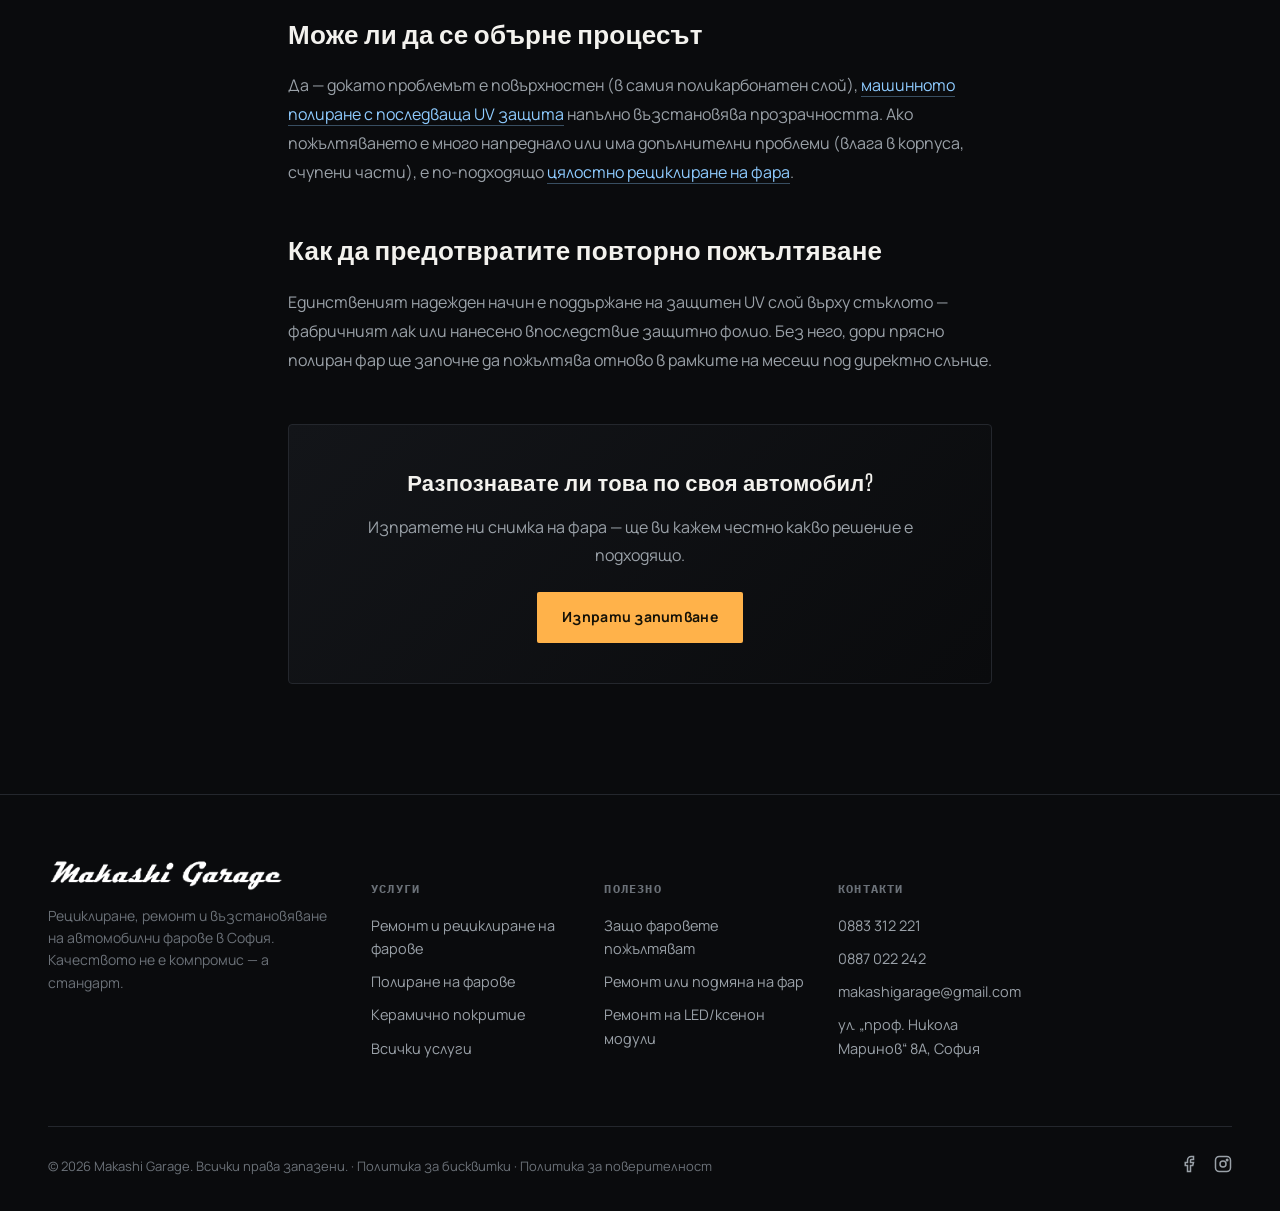
<file: makashi-garage-site/blog/zashto-farovete-pozhultyavat.html>
<!DOCTYPE html>
<html lang="bg">
<head>
<meta charset="UTF-8">
<meta name="viewport" content="width=device-width, initial-scale=1.0">
<title>Защо фаровете пожълтяват? | Makashi Garage</title>
<meta name="description" content="Обяснение защо автомобилните фарове пожълтяват и помътняват с времето, и как машинното полиране с UV защита възстановява прозрачността им.">
<meta name="robots" content="index, follow, max-image-preview:large">
<link rel="canonical" href="https://makashi.bg/blog/zashto-farovete-pozhultyavat.html">
<meta property="og:type" content="article">
<meta property="og:title" content="Защо фаровете пожълтяват? | Makashi Garage">
<meta property="og:description" content="Обяснение защо автомобилните фарове пожълтяват и помътняват с времето, и как машинното полиране с UV защита възстановява прозрачността им.">
<meta property="og:image" content="https://makashi.bg/../images/hero.jpg">
<meta property="og:url" content="https://makashi.bg/blog/zashto-farovete-pozhultyavat.html">
<meta property="og:locale" content="bg_BG">
<link rel="preconnect" href="https://fonts.googleapis.com">
<link rel="preconnect" href="https://fonts.gstatic.com" crossorigin>
<link href="https://fonts.googleapis.com/css2?family=Big+Shoulders+Display:ital,wght@0,500;0,600;0,700;1,600;1,700&family=Manrope:wght@400;500;600;700;800&family=IBM+Plex+Mono:wght@400;500&display=swap" rel="stylesheet">
<link rel="stylesheet" href="../css/styles.css">
<script type="application/ld+json">
{
  "@context": "https://schema.org",
  "@type": "Article",
  "headline": "Защо фаровете пожълтяват и как да ги възстановите",
  "author": {"@type": "Organization", "name": "Makashi Garage"},
  "publisher": {"@type": "Organization", "name": "Makashi Garage", "logo": {"@type": "ImageObject", "url": "https://makashi.bg/images/brand/makashi-logo-white.png"}},
  "mainEntityOfPage": "https://makashi.bg/blog/zashto-farovete-pozhultyavat.html",
  "image": "https://makashi.bg/images/hero.jpg",
  "inLanguage": "bg"
}
</script>
</head>
<body>
<header class="nav is-solid" id="siteNav">
  <div class="container">
    <a href="/" class="brand"><img src="../images/brand/makashi-logo-white.png" alt="Makashi Garage" class="brand-logo"></a>
    <div class="nav-cta">
      <div class="nav-phone-wrap">
        <button type="button" class="nav-phone" id="navPhoneBtn">
          <svg width="15" height="15" viewBox="0 0 24 24" fill="none" stroke="currentColor" stroke-width="2"><path d="M22 16.92v3a2 2 0 0 1-2.18 2 19.79 19.79 0 0 1-8.63-3.07 19.5 19.5 0 0 1-6-6 19.79 19.79 0 0 1-3.07-8.67A2 2 0 0 1 4.11 2h3a2 2 0 0 1 2 1.72c.127.96.361 1.903.7 2.81a2 2 0 0 1-.45 2.11L8.09 9.91a16 16 0 0 0 6 6l1.27-1.27a2 2 0 0 1 2.11-.45c.907.339 1.85.573 2.81.7A2 2 0 0 1 22 16.92z"/></svg>
          0883 312 221
          <svg width="12" height="12" viewBox="0 0 24 24" fill="none" stroke="currentColor" stroke-width="2.4" class="nav-phone-chevron"><path d="M6 9l6 6 6-6"/></svg>
        </button>
        <div class="nav-phone-menu" id="navPhoneMenu">
          <a href="tel:+359883312221">0883 312 221 <span>Мартин</span></a>
          <a href="tel:+359887022242">0887 022 242 <span>Боби</span></a>
        </div>
      </div>
      <a href="/#zapitване" class="btn btn-primary">Изпрати запитване</a>
    </div>
  </div>
</header>

<main>
  <section class="content-hero">
    <div class="hero-media content-hero-media">
      <img src="../images/ba/toyota-lexus-headlight-before.jpg" alt="Пожълтял фар преди възстановяване — илюстрация на проблема с UV разграждане на поликарбоната">
    </div>
    <div class="container content-hero-inner">
      <div class="etch">MAKASHI GARAGE · SOFIA</div>
      <h1>Защо фаровете пожълтяват и как да ги възстановите</h1>
    </div>
  </section>
  <article class="content-body">

<p>Почти всеки автомобил на повече от 5-6 години рано или късно показва същия симптом — фаровете от кристално прозрачни стават матови и жълтеникави. Това не е замърсяване, което се почиства с кърпа — причината е химическа, не механична.</p>

<h2>Материалът на съвременните фарове</h2>
<p>За разлика от стъклените фарове на по-старите автомобили, съвременните фарове са изработени от <strong>поликарбонат</strong> — лек, устойчив на удар пластмасов материал. Поликарбонатът обаче има слабост: чувствителен е към ултравиолетовите лъчи на слънцето. Затова фабрично всеки фар получава тънък прозрачен защитен лак отгоре.</p>

<h2>Какво точно се случва при пожълтяване</h2>
<p>С годините UV лъчението постепенно разгражда този фабричен защитен слой. След като той изтънее или изчезне напълно, самият поликарбонат отдолу започва да се окислява директно от слънцето — точно този процес причинява характерния жълт до кафяв оттенък и загубата на прозрачност. Паралелно, дребни камъчета и пътна мръсотия оставят фини драскотини, които разсейват светлината допълнително.</p>

<img src="../images/ba/toyota-lexus-headlight-before.jpg" alt="Силно пожълтял и матиран фар преди възстановяване">

<h2>Защо това не е само естетически проблем</h2>
<p>Пожълтелият слой не просто изглежда зле — той физически блокира част от светлинния поток на фара. Резултатът е по-слабо осветен път през нощта, а при силно изразени случаи — и заслепяване на насрещното движение заради разсеяна, нефокусирана светлина.</p>

<h2>Може ли да се обърне процесът</h2>
<p>Да — докато проблемът е повърхностен (в самия поликарбонатен слой), <a href="/polirane-na-farove.html" class="inline-link">машинното полиране с последваща UV защита</a> напълно възстановява прозрачността. Ако пожълтяването е много напреднало или има допълнителни проблеми (влага в корпуса, счупени части), е по-подходящо <a href="/remont-i-reciklirane-na-farove.html" class="inline-link">цялостно рециклиране на фара</a>.</p>

<h2>Как да предотвратите повторно пожълтяване</h2>
<p>Единственият надежден начин е поддържане на защитен UV слой върху стъклото — фабричният лак или нанесено впоследствие защитно фолио. Без него, дори прясно полиран фар ще започне да пожълтява отново в рамките на месеци под директно слънце.</p>

<div class="cta-banner">
  <h3>Разпознавате ли това по своя автомобил?</h3>
  <p>Изпратете ни снимка на фара — ще ви кажем честно какво решение е подходящо.</p>
  <a href="/#zapitване" class="btn btn-primary">Изпрати запитване</a>
</div>

  </article>
</main>
<footer class="footer" id="kontakti">
  <div class="container">
    <div class="footer-top">
      <div class="footer-brand">
        <a href="/" class="brand"><img src="../images/brand/makashi-logo-white.png" alt="Makashi Garage" class="brand-logo"></a>
        <p>Рециклиране, ремонт и възстановяване на автомобилни фарове в София. Качеството не е компромис — а стандарт.</p>
      </div>
      <div class="footer-col">
        <h5>Услуги</h5>
        <a href="/remont-i-reciklirane-na-farove.html">Ремонт и рециклиране на фарове</a>
        <a href="/polirane-na-farove.html">Полиране на фарове</a>
        <a href="/keramichno-pokritie.html">Керамично покритие</a>
        <a href="/#uslugi">Всички услуги</a>
      </div>
      <div class="footer-col">
        <h5>Полезно</h5>
        <a href="/blog/zashto-farovete-pozhultyavat.html">Защо фаровете пожълтяват</a>
        <a href="/blog/remont-ili-podmyana-na-far.html">Ремонт или подмяна на фар</a>
        <a href="/blog/remont-na-led-ksenon-moduli.html">Ремонт на LED/ксенон модули</a>
      </div>
      <div class="footer-col">
        <h5>Контакти</h5>
        <a href="tel:+359883312221">0883 312 221</a>
        <a href="tel:+359887022242">0887 022 242</a>
        <a href="mailto:makashigarage@gmail.com">makashigarage@gmail.com</a>
        <p>ул. „проф. Никола Маринов“ 8А, София</p>
      </div>
    </div>
    <div class="footer-bottom">
      <span>© <span id="year"></span> Makashi Garage. Всички права запазени. · <a href="/cookies.html" style="color:inherit;">Политика за бисквитки</a> · <a href="/privacy.html" style="color:inherit;">Политика за поверителност</a></span>
      <div class="footer-social">
        <a href="https://www.facebook.com/makashigarage" target="_blank" rel="noopener" aria-label="Facebook">
          <svg width="18" height="18" viewBox="0 0 24 24" fill="none" stroke="currentColor" stroke-width="2"><path d="M18 2h-3a5 5 0 0 0-5 5v3H7v4h3v8h4v-8h3l1-4h-4V7a1 1 0 0 1 1-1h3z"/></svg>
        </a>
        <a href="https://www.instagram.com/makashigarage" target="_blank" rel="noopener" aria-label="Instagram">
          <svg width="18" height="18" viewBox="0 0 24 24" fill="none" stroke="currentColor" stroke-width="2"><rect x="2" y="2" width="20" height="20" rx="5"/><circle cx="12" cy="12" r="4"/><circle cx="17.5" cy="6.5" r="1"/></svg>
        </a>
      </div>
    </div>
  </div>
</footer>

<div class="cookie-banner" id="cookieBanner">
  <p>Използваме бисквитки от вградени услуги (Google Maps, Facebook), за да работят определени части от сайта. <a href="/cookies.html">Политика за бисквитки</a></p>
  <div class="cookie-banner-actions">
    <button type="button" class="btn btn-ghost" id="cookieDecline">Само необходими</button>
    <button type="button" class="btn btn-primary" id="cookieAccept">Приемам</button>
  </div>
</div>

<button type="button" class="back-to-top" id="backToTop" aria-label="Към началото на страницата">
  <svg width="20" height="20" viewBox="0 0 24 24" fill="none" stroke="currentColor" stroke-width="2.2"><path d="M12 19V5M5 12l7-7 7 7"/></svg>
</button>

<div class="sticky-call-wrap">
  <div class="sticky-call-menu" id="stickyCallMenu">
    <a href="tel:+359883312221">0883 312 221 <span>Мартин</span></a>
    <a href="tel:+359887022242">0887 022 242 <span>Боби</span></a>
  </div>
  <button type="button" class="sticky-call" id="stickyCallBtn">
    <svg width="17" height="17" viewBox="0 0 24 24" fill="none" stroke="currentColor" stroke-width="2"><path d="M22 16.92v3a2 2 0 0 1-2.18 2 19.79 19.79 0 0 1-8.63-3.07 19.5 19.5 0 0 1-6-6 19.79 19.79 0 0 1-3.07-8.67A2 2 0 0 1 4.11 2h3a2 2 0 0 1 2 1.72c.127.96.361 1.903.7 2.81a2 2 0 0 1-.45 2.11L8.09 9.91a16 16 0 0 0 6 6l1.27-1.27a2 2 0 0 1 2.11-.45c.907.339 1.85.573 2.81.7A2 2 0 0 1 22 16.92z"/></svg>
    Обадете се сега
  </button>
</div>

<script>document.getElementById('year') && (document.getElementById('year').textContent = new Date().getFullYear());</script>
<script src="../js/main.js"></script>
</body>
</html>
</file>
<file: makashi-garage-site/css/styles.css>
/* =========================================================
   MAKASHI GARAGE — design tokens
   Palette grounded in the object itself: the cold white-blue
   of LED/xenon light, the amber of an indicator lens, chrome
   bezel silver, and the deep charcoal of a workshop at night.
   ========================================================= */
:root{
  --bg:            #0a0b0d;
  --bg-alt:        #131519;
  --bg-alt-2:      #1a1d22;
  --line:          #24272d;
  --line-soft:     rgba(255,255,255,.08);
  --chrome:        #b9c2c9;
  --text:          #f3f2ee;
  --text-dim:      #9aa1a8;
  --text-dimmer:   #6b7178;
  --accent-cold:   #8ecbff;
  --accent-cold-deep: #4fa3e0;
  --accent-warm:   #ffb24a;
  --accent-warm-deep: #e0932a;

  --font-display: "Big Shoulders Display", "Arial Narrow", sans-serif;
  --font-body:    "Manrope", -apple-system, BlinkMacSystemFont, "Segoe UI", sans-serif;
  --font-mono:    "IBM Plex Mono", ui-monospace, Menlo, monospace;

  --container: 1240px;
  --radius: 4px;
}

*,*::before,*::after{ box-sizing:border-box; }
html{ scroll-behavior:smooth; }
html,body{ margin:0; padding:0; }
body{
  background:var(--bg);
  color:var(--text);
  font-family:var(--font-body);
  font-size:16px;
  line-height:1.6;
  -webkit-font-smoothing:antialiased;
  overflow-x:hidden;
}
img{ max-width:100%; display:block; }
a{ color:inherit; text-decoration:none; }
ul{ list-style:none; margin:0; padding:0; }
h1,h2,h3,h4{ margin:0; font-family:var(--font-display); font-weight:600; letter-spacing:.01em; }
p{ margin:0; }
button{ font-family:inherit; cursor:pointer; }

/* Respect reduced motion */
@media (prefers-reduced-motion: reduce){
  html{ scroll-behavior:auto; }
  *{ animation-duration:.001ms !important; animation-iteration-count:1 !important; transition-duration:.001ms !important; }
}

.container{
  max-width:var(--container);
  margin:0 auto;
  padding:0 28px;
}

/* Visible keyboard focus everywhere */
a:focus-visible, button:focus-visible, input:focus-visible, textarea:focus-visible{
  outline:2px solid var(--accent-cold);
  outline-offset:3px;
}

/* =========================================================
   Signature element: the "lens etch" tag.
   Real headlight glass carries a small etched certification
   code (E4, DOT/SAE reference numbers, date codes). We reuse
   that vernacular as the page's recurring structural mark —
   an eyebrow tag, a reference code on each service / gallery
   item — instead of decorative 01/02/03 numbering.
   ========================================================= */
.etch{
  display:inline-flex;
  align-items:center;
  gap:.5em;
  font-family:var(--font-mono);
  font-size:12px;
  letter-spacing:.14em;
  text-transform:uppercase;
  color:var(--accent-cold);
  border:1px solid rgba(142,203,255,.35);
  padding:5px 10px 4px;
  border-radius:2px;
  background:rgba(142,203,255,.05);
}
.etch::before{
  content:"";
  width:6px;height:6px;
  border-radius:50%;
  background:var(--accent-cold);
  box-shadow:0 0 8px 1px rgba(142,203,255,.8);
  flex:0 0 auto;
}

.eyebrow-row{
  display:flex;
  align-items:center;
  gap:14px;
  margin-bottom:18px;
}
.eyebrow-row .rule{
  height:1px;
  flex:1;
  background:linear-gradient(90deg, rgba(142,203,255,.35), transparent);
}

/* =========================================================
   NAV
   ========================================================= */
.nav{
  position:fixed; top:0; left:0; right:0; z-index:100;
  padding:18px 0;
  transition:background .35s ease, padding .35s ease, border-color .35s ease;
  border-bottom:1px solid transparent;
}
.nav.is-solid{
  background:rgba(10,11,13,.88);
  backdrop-filter:blur(10px);
  padding:12px 0;
  border-bottom:1px solid var(--line);
}
.nav .container{ display:flex; align-items:center; justify-content:space-between; gap:24px; }
.brand{
  display:flex;
  align-items:center;
  white-space:nowrap;
}
.brand-logo{
  height:28px;
  width:auto;
  display:block;
}
.footer-brand .brand-logo{ height:32px; }
.nav-links{ display:flex; gap:30px; }
.nav-links a{
  font-size:14px;
  color:var(--text-dim);
  transition:color .2s ease;
  position:relative;
}
.nav-links a:hover{ color:var(--text); }
.nav-cta{ display:flex; align-items:center; gap:18px; }
.nav-phone-wrap{ position:relative; }
.nav-phone{
  font-family:var(--font-mono);
  font-size:14px;
  color:var(--text-dim);
  display:flex;
  align-items:center;
  gap:8px;
  background:none;
  border:none;
  cursor:pointer;
  padding:0;
}
.nav-phone:hover{ color:var(--text); }
.nav-phone-chevron{ transition:transform .2s ease; }
.nav-phone-wrap.is-open .nav-phone-chevron{ transform:rotate(180deg); }
.nav-phone-menu{
  position:absolute;
  top:calc(100% + 14px);
  left:50%;
  transform:translateX(-50%);
  background:var(--bg-alt);
  border:1px solid var(--line);
  border-radius:6px;
  overflow:hidden;
  min-width:210px;
  box-shadow:0 14px 34px rgba(0,0,0,.5);
  display:none;
  flex-direction:column;
  z-index:110;
}
.nav-phone-wrap.is-open .nav-phone-menu{ display:flex; }
.nav-phone-menu a{
  display:flex; align-items:center; justify-content:space-between;
  padding:13px 16px;
  color:var(--text);
  font-family:var(--font-mono);
  font-size:14px;
  font-weight:600;
  border-bottom:1px solid var(--line);
}
.nav-phone-menu a:last-child{ border-bottom:none; }
.nav-phone-menu a:hover{ background:var(--bg-alt-2); }
.nav-phone-menu a span{
  font-family:var(--font-body);
  font-weight:500;
  font-size:12px;
  color:var(--accent-cold);
}
.nav-burger{ display:none; }

.btn{
  display:inline-flex;
  align-items:center;
  justify-content:center;
  gap:10px;
  padding:13px 24px;
  font-family:var(--font-body);
  font-weight:700;
  font-size:14px;
  letter-spacing:.02em;
  border-radius:2px;
  border:1px solid transparent;
  transition:transform .2s ease, background .2s ease, border-color .2s ease, color .2s ease;
  white-space:nowrap;
}
.btn:active{ transform:translateY(1px); }
.btn-primary{
  background:var(--accent-warm);
  color:#161207;
}
.btn-primary:hover{ background:var(--accent-warm-deep); }
.btn-ghost{
  border-color:var(--line);
  color:var(--text);
  background:transparent;
}
.btn-ghost:hover{ border-color:var(--accent-cold); color:var(--accent-cold); }
.btn-block{ width:100%; }
.btn-lg{ padding:17px 30px; font-size:15px; }

/* =========================================================
   HERO
   ========================================================= */
.hero{
  position:relative;
  min-height:100svh;
  display:flex;
  align-items:flex-end;
  padding-top:120px;
  overflow:hidden;
}
.hero-media{
  position:absolute; inset:0;
  z-index:0;
}
.hero-media img{
  width:100%; height:100%; object-fit:cover; object-position:60% 45%;
}
.hero-media::after{
  content:"";
  position:absolute; inset:0;
  background:
    linear-gradient(180deg, rgba(8,9,11,.55) 0%, rgba(8,9,11,.35) 30%, rgba(8,9,11,.75) 78%, rgba(8,9,11,.96) 100%),
    linear-gradient(90deg, rgba(8,9,11,.75) 0%, rgba(8,9,11,.15) 45%, rgba(8,9,11,.05) 100%);
}
.hero-content{
  position:relative; z-index:1;
  padding-bottom:88px;
  max-width:760px;
}
.hero h1{
  font-size:clamp(40px, 6.4vw, 78px);
  line-height:.98;
  margin:18px 0 22px;
  text-wrap:balance;
}
.hero h1 em{
  font-style:italic;
  color:var(--accent-cold);
}
.hero-sub{
  font-size:17px;
  color:var(--text-dim);
  max-width:560px;
  margin-bottom:34px;
}
.hero-ctas{ display:flex; gap:14px; flex-wrap:wrap; margin-bottom:52px; }

.hero-trust{
  display:flex;
  flex-wrap:wrap;
  gap:28px 40px;
  padding-top:26px;
  border-top:1px solid var(--line-soft);
}
.trust-item{
  display:flex;
  align-items:center;
  gap:10px;
  font-family:var(--font-mono);
  font-size:12px;
  letter-spacing:.06em;
  color:var(--text-dim);
  text-transform:uppercase;
}
.trust-item svg{ flex:0 0 auto; color:var(--accent-warm); }
.scroll-cue{
  position:absolute; right:28px; bottom:28px; z-index:1;
  writing-mode:vertical-rl;
  font-family:var(--font-mono);
  font-size:11px;
  letter-spacing:.2em;
  color:var(--text-dimmer);
  display:flex; align-items:center; gap:10px;
  text-transform:uppercase;
}
.scroll-cue::after{
  content:"";
  width:1px; height:40px;
  background:var(--text-dimmer);
  animation:scrollcue 2.2s ease-in-out infinite;
}
@keyframes scrollcue{
  0%,100%{ transform:scaleY(1); opacity:.5; }
  50%{ transform:scaleY(.4); opacity:1; }
}

/* =========================================================
   GENERIC SECTION
   ========================================================= */
.section{ padding:120px 0; position:relative; }
.section-tight{ padding:80px 0; }
.section-head{ max-width:680px; margin-bottom:56px; }
.section-head h2{ font-size:clamp(32px, 4vw, 48px); line-height:1.04; margin-bottom:18px; }
.section-head p{ color:var(--text-dim); font-size:16.5px; max-width:560px; }
.on-dark-alt{ background:var(--bg-alt); }
.section-label-right{ margin-left:auto; text-align:right; }

/* =========================================================
   ABOUT
   ========================================================= */
.about-grid{
  display:grid;
  grid-template-columns:1.05fr .95fr;
  gap:70px;
  align-items:center;
}
.about-copy p{ color:var(--text-dim); margin-bottom:18px; font-size:16px; }
.about-copy p:last-child{ margin-bottom:0; }
.about-copy strong{ color:var(--text); font-weight:700; }
.about-media{ position:relative; background:var(--bg-alt-2); border-radius:var(--radius); overflow:hidden; }
.about-media img{
  border-radius:var(--radius);
  aspect-ratio:4/5;
  object-fit:contain;
  width:100%;
  background:var(--bg-alt-2);
  display:block;
}
.about-media-tag{
  position:absolute; left:-1px; bottom:-1px;
  background:var(--bg);
  border:1px solid var(--line);
  padding:14px 18px;
  font-family:var(--font-mono);
  font-size:12px;
  letter-spacing:.08em;
  color:var(--text-dim);
  max-width:260px;
}
.about-media-tag b{ color:var(--accent-cold); display:block; font-size:20px; font-family:var(--font-display); letter-spacing:0; margin-bottom:4px;}

/* =========================================================
   SERVICES
   ========================================================= */
.services-grid{
  display:grid;
  grid-template-columns:repeat(4,1fr);
  gap:1px;
  background:var(--line);
  border:1px solid var(--line);
}
.service-card{
  background:var(--bg);
  padding:34px 28px;
  display:flex;
  flex-direction:column;
  gap:14px;
  transition:background .25s ease;
}
.service-card:hover{ background:var(--bg-alt); }
.service-card .etch{ align-self:flex-start; }
.service-card h3{
  font-size:21px;
  font-weight:600;
  letter-spacing:0;
  margin-top:4px;
}
.service-card p{ color:var(--text-dim); font-size:14.5px; flex:1; }
.service-icon{
  width:38px; height:38px;
  color:var(--accent-warm);
}
.service-chevron{
  display:none;
  width:18px; height:18px;
  color:var(--text-dimmer);
  margin-left:auto;
  transition:transform .25s ease;
  flex:0 0 auto;
}

/* =========================================================
   BEFORE / AFTER SLIDER
   ========================================================= */
.ba-grid{
  display:grid;
  grid-template-columns:repeat(2,1fr);
  gap:36px 30px;
}
.ba-item{ }
.ba-slider{
  position:relative;
  aspect-ratio:16/8;
  overflow:hidden;
  border-radius:var(--radius);
  border:1px solid var(--line);
  cursor:ew-resize;
  touch-action:pan-y;
  background:var(--bg-alt);
}
.ba-slider img{
  position:absolute; inset:0;
  width:100%; height:100%;
  object-fit:cover;
  user-select:none;
  -webkit-user-drag:none;
}
.ba-slider .ba-after{ z-index:1; }
.ba-slider .ba-before-wrap{
  position:absolute; inset:0;
  z-index:2;
  width:50%;
  overflow:hidden;
}
.ba-slider .ba-before-wrap img{ width:var(--ba-img-w, 100%); max-width:none; }
.ba-handle{
  position:absolute; top:0; bottom:0; left:50%;
  z-index:3;
  width:0;
  transform:translateX(-50%);
  pointer-events:none;
}
.ba-handle::before{
  content:"";
  position:absolute; top:0; bottom:0; left:-1px;
  width:2px;
  background:rgba(255,255,255,.85);
}
.ba-handle-grip{
  position:absolute; top:50%; left:50%;
  transform:translate(-50%,-50%);
  width:42px; height:42px;
  border-radius:50%;
  background:rgba(10,11,13,.75);
  border:1.5px solid rgba(255,255,255,.85);
  backdrop-filter:blur(4px);
  display:flex; align-items:center; justify-content:center;
  color:#fff;
}
.ba-tag{
  position:absolute; z-index:4;
  top:12px;
  font-family:var(--font-mono);
  font-size:10.5px;
  letter-spacing:.12em;
  text-transform:uppercase;
  padding:5px 9px;
  border-radius:2px;
  background:rgba(10,11,13,.65);
  backdrop-filter:blur(3px);
  pointer-events:none;
}
.ba-tag-before{ left:12px; color:#ffb24a; border:1px solid rgba(255,178,74,.5); }
.ba-tag-after{ right:12px; color:#8ecbff; border:1px solid rgba(142,203,255,.5); }
.ba-caption{
  display:flex;
  justify-content:space-between;
  align-items:baseline;
  margin-top:14px;
  gap:12px;
}
.ba-caption h4{ font-size:16px; font-weight:600; }
.ba-caption span{ font-family:var(--font-mono); font-size:11px; color:var(--text-dimmer); letter-spacing:.08em; white-space:nowrap; }

.ba-hint{
  display:flex; align-items:center; gap:10px;
  margin:-24px 0 46px;
  color:var(--text-dimmer);
  font-size:13px;
  font-family:var(--font-mono);
}
.ba-hint svg{ color:var(--accent-cold); }
.process-hint{
  display:none;
  align-items:center; gap:10px;
  color:var(--text-dimmer);
  font-size:13px;
  font-family:var(--font-mono);
  margin:-24px 0 20px;
}
.process-hint svg{ color:var(--accent-cold); }

/* process strip */
.process-grid{
  display:grid;
  grid-template-columns:repeat(auto-fill, minmax(260px, 1fr));
  gap:20px;
  margin-top:8px;
}
.process-card{
  border:1px solid var(--line);
  border-radius:var(--radius);
  overflow:hidden;
  background:var(--bg-alt);
  cursor:zoom-in;
  position:relative;
}
.process-card img{
  width:100%;
  height:auto;
  object-fit:contain;
  display:block;
  max-height:400px;
  transition:transform .35s ease;
}
.process-card:hover img{ transform:scale(1.045); }
.process-card::after{
  content:"";
  position:absolute; top:12px; right:12px;
  width:32px; height:32px;
  border-radius:50%;
  background:rgba(10,11,13,.6);
  backdrop-filter:blur(3px);
  background-image:url("data:image/svg+xml;utf8,<svg xmlns='http://www.w3.org/2000/svg' viewBox='0 0 24 24' fill='none' stroke='white' stroke-width='2'><circle cx='11' cy='11' r='7'/><path d='M21 21l-4.3-4.3M11 8v6M8 11h6'/></svg>");
  background-repeat:no-repeat; background-position:center; background-size:16px;
  opacity:0; transition:opacity .2s ease;
}
.process-card:hover::after{ opacity:1; }
.process-card figcaption{
  padding:14px 16px;
  font-size:13.5px;
  color:var(--text-dim);
  font-family:var(--font-mono);
  letter-spacing:.02em;
}

/* =========================================================
   LIGHTBOX MODAL
   ========================================================= */
.lightbox-modal{
  display:none;
  position:fixed;
  inset:0;
  z-index:1000;
  background:rgba(0,0,0,.92);
  backdrop-filter:blur(4px);
  align-items:center;
  justify-content:center;
  opacity:0;
  transition:opacity .3s ease;
  animation:fadeIn .3s ease forwards;
}
.lightbox-modal.is-open{
  display:flex;
  opacity:1;
}
@keyframes fadeIn{
  from{ opacity:0; }
  to{ opacity:1; }
}
.lightbox-content{
  position:relative;
  width:90%;
  max-width:900px;
  max-height:85vh;
  display:flex;
  flex-direction:column;
  gap:20px;
}
.lightbox-image-wrap{
  position:relative;
  width:100%;
  height:auto;
  max-height:70vh;
  display:flex;
  align-items:center;
  justify-content:center;
  background:rgba(10,11,13,.5);
  border-radius:var(--radius);
  overflow:hidden;
}
.lightbox-image-wrap img{
  max-width:100%;
  max-height:70vh;
  object-fit:contain;
  width:auto;
  height:auto;
}
.lightbox-caption{
  text-align:center;
  color:var(--text-dim);
  font-family:var(--font-mono);
  font-size:13px;
  letter-spacing:.06em;
  text-transform:uppercase;
  padding:0 20px;
}
.lightbox-close{
  position:absolute;
  top:20px;
  right:20px;
  width:40px;
  height:40px;
  border-radius:50%;
  background:rgba(10,11,13,.8);
  border:1px solid rgba(255,255,255,.3);
  color:#fff;
  display:flex;
  align-items:center;
  justify-content:center;
  cursor:pointer;
  transition:background .2s ease, border-color .2s ease;
  z-index:10;
}
.lightbox-close:hover{
  background:rgba(10,11,13,.95);
  border-color:var(--accent-warm);
  color:var(--accent-warm);
}
.lightbox-nav{
  position:absolute;
  top:50%;
  transform:translateY(-50%);
  width:50px;
  height:50px;
  border-radius:4px;
  background:rgba(10,11,13,.8);
  border:1px solid rgba(255,255,255,.3);
  color:#fff;
  display:flex;
  align-items:center;
  justify-content:center;
  cursor:pointer;
  transition:background .2s ease, border-color .2s ease;
  z-index:10;
}
.lightbox-nav:hover{
  background:rgba(10,11,13,.95);
  border-color:var(--accent-cold);
  color:var(--accent-cold);
}
.lightbox-prev{ left:20px; }
.lightbox-next{ right:20px; }
.lightbox-counter{
  text-align:center;
  color:var(--text-dimmer);
  font-family:var(--font-mono);
  font-size:12px;
  letter-spacing:.08em;
  text-transform:uppercase;
}

/* =========================================================
   BRANDS strip
   ========================================================= */
.brands-strip{
  display:flex;
  flex-wrap:wrap;
  gap:14px;
  margin-top:6px;
}
.brand-chip{
  font-family:var(--font-mono);
  font-size:13px;
  letter-spacing:.08em;
  color:var(--text-dim);
  border:1px solid var(--line);
  padding:8px 16px;
  border-radius:2px;
}

/* =========================================================
   REVIEWS
   ========================================================= */
.reviews-panel{
  display:grid;
  grid-template-columns:.8fr 1.2fr;
  gap:60px;
  align-items:center;
  border:1px solid var(--line);
  padding:52px;
  border-radius:var(--radius);
  background:linear-gradient(135deg, var(--bg-alt), var(--bg));
}
.reviews-score{ text-align:center; }
.reviews-score .num{ font-family:var(--font-display); font-size:76px; line-height:1; }
.reviews-stars{ color:var(--accent-warm); margin:14px 0; display:flex; gap:4px; justify-content:center; }
.reviews-score p{ color:var(--text-dim); font-size:13px; font-family:var(--font-mono); letter-spacing:.06em; }
.reviews-copy h3{ font-size:24px; margin-bottom:14px; }
.reviews-copy p{ color:var(--text-dim); margin-bottom:24px; }

/* =========================================================
   FACEBOOK WIDGET
   ========================================================= */
.fb-widget{
  border:1px solid var(--line);
  border-radius:var(--radius);
  overflow:hidden;
  background:#fff;
  display:flex;
  justify-content:center;
  min-height:280px;
  max-width:560px;
  position:relative;
}
.fb-widget .fb-page, .fb-widget iframe{ width:100% !important; }

/* consent gate placeholders for third-party embeds */
.consent-gate{
  position:absolute; inset:0; z-index:5;
  display:flex; flex-direction:column; align-items:center; justify-content:center;
  gap:16px; text-align:center; padding:30px;
  background:var(--bg-alt);
}
.consent-gate p{ color:var(--text-dim); font-size:14px; max-width:340px; }
.consent-gate.is-hidden{ display:none; }

/* cookie consent banner */
.cookie-banner{
  position:fixed; z-index:150; left:16px; right:16px; bottom:16px;
  max-width:640px; margin:0 auto;
  background:var(--bg-alt); border:1px solid var(--line); border-radius:6px;
  padding:20px 22px;
  box-shadow:0 14px 40px rgba(0,0,0,.5);
  display:none;
  flex-direction:column; gap:14px;
}
.cookie-banner.is-visible{ display:flex; }
.cookie-banner p{ color:var(--text-dim); font-size:13.5px; line-height:1.6; margin:0; }
.cookie-banner p a{ color:var(--accent-cold); }
.cookie-banner-actions{ display:flex; gap:10px; justify-content:flex-end; flex-wrap:wrap; }
.cookie-banner-actions .btn{ padding:10px 18px; font-size:13px; }

/* =========================================================
   VIDEO
   ========================================================= */
.video-wrap{
  position:relative;
  aspect-ratio:16/9;
  border-radius:var(--radius);
  overflow:hidden;
  border:1px solid var(--line);
  background:#000;
}
.video-wrap video{ width:100%; height:100%; object-fit:cover; }
.video-play{
  position:absolute; inset:0;
  display:flex; align-items:center; justify-content:center;
  background:rgba(8,9,11,.35);
  transition:background .25s ease;
}
.video-play-btn{
  width:78px; height:78px;
  border-radius:50%;
  background:rgba(10,11,13,.7);
  border:1.5px solid rgba(255,255,255,.85);
  display:flex; align-items:center; justify-content:center;
  color:#fff;
  transition:transform .2s ease, background .2s ease;
}
.video-wrap:hover .video-play-btn{ transform:scale(1.08); background:var(--accent-warm); color:#161207; border-color:var(--accent-warm); }
.video-note{
  margin-top:16px;
  font-family:var(--font-mono);
  font-size:12.5px;
  color:var(--text-dimmer);
}

/* =========================================================
   LOCATION + CONTACT
   ========================================================= */
.split-2{
  display:grid;
  grid-template-columns:1fr 1fr;
  gap:0;
  border:1px solid var(--line);
  border-radius:var(--radius);
  overflow:hidden;
}
.map-embed{ position:relative; min-height:480px; filter:grayscale(.35) contrast(1.05) brightness(.9); }
.map-embed iframe{ position:absolute; inset:0; width:100%; height:100%; border:0; }
.contact-panel{ padding:52px; background:var(--bg-alt); display:flex; flex-direction:column; justify-content:center; gap:26px; }
.contact-row{ display:flex; gap:16px; align-items:flex-start; }
.contact-row svg{ color:var(--accent-warm); flex:0 0 auto; margin-top:3px; }
.contact-row h4{ font-size:13px; text-transform:uppercase; letter-spacing:.1em; color:var(--text-dimmer); font-family:var(--font-mono); font-weight:500; margin-bottom:6px; }
.contact-row a, .contact-row p{ color:var(--text); font-size:15.5px; }
.contact-row a:hover{ color:var(--accent-cold); }

/* =========================================================
   INQUIRY FORM
   ========================================================= */
.form-panel{
  border:1px solid var(--line);
  border-radius:var(--radius);
  padding:52px;
  background:var(--bg-alt);
}
.form-grid{ display:grid; grid-template-columns:1fr 1fr; gap:20px; }
.form-field{ display:flex; flex-direction:column; gap:8px; margin-bottom:20px; }
.form-field.full{ grid-column:1/-1; }
.form-field label{ font-family:var(--font-mono); font-size:12px; letter-spacing:.08em; text-transform:uppercase; color:var(--text-dimmer); }
.form-field input, .form-field select, .form-field textarea{
  background:var(--bg);
  border:1px solid var(--line);
  color:var(--text);
  padding:13px 14px;
  font-family:var(--font-body);
  font-size:15px;
  border-radius:2px;
  transition:border-color .2s ease;
}
.form-field input:focus, .form-field select:focus, .form-field textarea:focus{
  border-color:var(--accent-cold);
  outline:none;
}
.form-field textarea{ resize:vertical; min-height:120px; }
.form-note{ font-size:12.5px; color:var(--text-dimmer); margin-top:16px; font-family:var(--font-mono); }

/* =========================================================
   FOOTER
   ========================================================= */
.footer{ border-top:1px solid var(--line); padding:64px 0 32px; }
.footer-top{
  display:grid;
  grid-template-columns:1.3fr .9fr .9fr .8fr .8fr;
  gap:32px;
  margin-bottom:56px;
}
.footer-brand p{ color:var(--text-dimmer); font-size:14px; margin-top:14px; max-width:280px; }
.footer-col h5{ font-family:var(--font-mono); font-size:12px; text-transform:uppercase; letter-spacing:.1em; color:var(--text-dimmer); margin-bottom:16px; }
.footer-col a, .footer-col p{ display:block; color:var(--text-dim); font-size:14.5px; margin-bottom:10px; }
.footer-col a:hover{ color:var(--accent-cold); }
.footer-bottom{
  display:flex; justify-content:space-between; align-items:center;
  padding-top:28px; border-top:1px solid var(--line);
  font-size:13px; color:var(--text-dimmer);
  flex-wrap:wrap; gap:12px;
}
.footer-social{ display:flex; gap:16px; }
.footer-social a{ color:var(--text-dim); }
.footer-social a:hover{ color:var(--accent-warm); }

/* back to top */
.back-to-top{
  position:fixed; z-index:95; right:20px; bottom:20px;
  width:46px; height:46px;
  border-radius:50%;
  background:var(--bg-alt);
  border:1px solid var(--line);
  color:var(--text);
  display:flex; align-items:center; justify-content:center;
  opacity:0; visibility:hidden;
  transform:translateY(10px);
  transition:opacity .25s ease, transform .25s ease, border-color .2s ease, color .2s ease;
  box-shadow:0 8px 24px rgba(0,0,0,.35);
}
.back-to-top.is-visible{ opacity:1; visibility:visible; transform:none; }
.back-to-top:hover{ border-color:var(--accent-cold); color:var(--accent-cold); }

/* sticky mobile call button */
.sticky-call-wrap{
  position:fixed; z-index:90; left:16px; right:16px; bottom:16px;
  display:none;
}
.sticky-call{
  width:100%;
  border:none;
  background:var(--accent-warm);
  color:#161207;
  padding:15px;
  border-radius:3px;
  font-weight:700;
  font-size:15px;
  text-align:center;
  display:flex; align-items:center; justify-content:center; gap:10px;
  box-shadow:0 8px 30px rgba(0,0,0,.45);
}
.sticky-call-menu{
  position:absolute;
  left:0; right:0; bottom:calc(100% + 10px);
  background:var(--bg-alt);
  border:1px solid var(--line);
  border-radius:6px;
  overflow:hidden;
  box-shadow:0 12px 30px rgba(0,0,0,.5);
  display:none;
  flex-direction:column;
}
.sticky-call-menu.is-open{ display:flex; }
.sticky-call-menu a{
  display:flex; align-items:center; justify-content:space-between;
  padding:16px 18px;
  color:var(--text);
  font-weight:700;
  font-size:16px;
  border-bottom:1px solid var(--line);
}
.sticky-call-menu a:last-child{ border-bottom:none; }
.sticky-call-menu a span{
  font-family:var(--font-mono);
  font-weight:500;
  font-size:12.5px;
  color:var(--accent-cold);
  text-transform:uppercase;
  letter-spacing:.06em;
}
.sticky-call-menu a:active{ background:var(--bg-alt-2); }

/* =========================================================
   REVEAL ON SCROLL
   ========================================================= */
.reveal{ opacity:0; transform:translateY(24px); transition:opacity .7s ease, transform .7s ease; }
.reveal.is-visible{ opacity:1; transform:none; }

/* =========================================================
   RESPONSIVE
   ========================================================= */
@media (max-width:1080px){
  .services-grid{ grid-template-columns:repeat(2,1fr); }
  .about-grid{ grid-template-columns:1fr; }
  .about-media{ order:-1; max-width:460px; }
  .reviews-panel{ grid-template-columns:1fr; text-align:center; }
  .reviews-stars{ justify-content:center; }
  .footer-top{ grid-template-columns:1fr 1fr; }
}
@media (max-width:820px){
  .nav-links, .nav-phone-wrap{ display:none; }
  .split-2{ grid-template-columns:1fr; }
  .map-embed{ min-height:340px; }
  .ba-grid{ grid-template-columns:1fr; }
  .form-grid{ grid-template-columns:1fr; }
  .contact-panel, .form-panel{ padding:34px 26px; }
  .sticky-call-wrap{ display:block; }
  body{ padding-bottom:78px; }
  .back-to-top{ bottom:86px; right:16px; width:42px; height:42px; }

  .lightbox-content{
    width:95%;
    gap:15px;
  }
  .lightbox-nav{
    width:40px;
    height:40px;
  }
  .lightbox-close{
    width:36px;
    height:36px;
  }
}
@media (max-width:560px){
  .services-grid{ grid-template-columns:1fr; }
  .section{ padding:80px 0; }
  .hero{ padding-top:100px; }
  .hero-content{ padding-bottom:60px; }
  .footer-top{ grid-template-columns:1fr; gap:32px; }
  .reviews-panel, .contact-panel, .form-panel{ padding:30px 22px; }
  .nav .container{ gap:10px; padding-left:16px; padding-right:16px; }
  .brand{ min-width:0; flex-shrink:1; }
  .brand-logo{ height:20px; max-width:100%; }
  .nav-cta .btn{ padding:10px 14px; font-size:12.5px; white-space:nowrap; }

  /* Compact accordion services on mobile — collapsed by default */
  .service-card{
    flex-direction:row;
    flex-wrap:wrap;
    align-items:center;
    gap:12px 14px;
    padding:20px 20px;
    cursor:pointer;
  }
  .service-card .etch{ display:none; }
  .service-card.is-open .etch{ display:inline-flex; order:3; flex-basis:100%; margin-top:2px; }
  .service-icon{ width:26px; height:26px; }
  .service-card h3{ font-size:16px; margin:0; flex:1; }
  .service-chevron{ display:block; }
  .service-card.is-open .service-chevron{ transform:rotate(180deg); color:var(--accent-cold); }
  .service-card p{
    flex-basis:100%;
    max-height:0;
    overflow:hidden;
    margin:0;
    opacity:0;
    transition:max-height .3s ease, opacity .25s ease, margin .3s ease;
  }
  .service-card.is-open p{
    max-height:220px;
    opacity:1;
    margin-top:2px;
  }

  /* Before/After — horizontal swipe gallery instead of a long vertical stack */
  .ba-grid{
    display:grid;
    grid-auto-flow:column;
    grid-auto-columns:87vw;
    grid-template-columns:none;
    gap:16px;
    overflow-x:auto;
    scroll-snap-type:x mandatory;
    padding-bottom:6px;
    margin:0 -20px;
    padding-left:20px;
    padding-right:20px;
  }
  .ba-item{ scroll-snap-align:start; }
  .ba-hint{ margin-top:-10px; }

  /* Зад кулисите — same horizontal swipe treatment as Преди/След */
  .process-grid{
    display:grid;
    grid-auto-flow:column;
    grid-auto-columns:80vw;
    grid-template-columns:none;
    gap:16px;
    overflow-x:auto;
    scroll-snap-type:x mandatory;
    padding-bottom:6px;
    margin:0 -20px;
    padding-left:20px;
    padding-right:20px;
  }
  .process-card{ scroll-snap-align:start; }
  .process-hint{ display:flex; }

  .lightbox-modal{
    background:rgba(0,0,0,.96);
  }
  .lightbox-image-wrap{
    max-height:60vh;
  }
  .lightbox-image-wrap img{
    max-height:60vh;
  }
  .lightbox-nav{
    width:36px;
    height:36px;
  }
  .lightbox-prev{ left:10px; }
  .lightbox-next{ right:10px; }
  .lightbox-close{
    top:10px;
    right:10px;
    width:32px;
    height:32px;
  }
}
@media (max-width:380px){
  .brand-logo{ height:17px; }
  .nav-cta .btn{ padding:9px 11px; font-size:11.5px; }

  .lightbox-nav svg{
    width:16px;
    height:16px;
  }
  .lightbox-close svg{
    width:16px;
    height:16px;
  }
}

/* =========================================================
   CONTENT PAGES (service landing pages + articles)
   Shares the site's design tokens; adds article-style layout.
   ========================================================= */
.content-hero{
  position:relative;
  padding:150px 0 60px;
  overflow:hidden;
}
.content-hero-media{ position:absolute; inset:0; z-index:0; }
.content-hero-media img{ width:100%; height:100%; object-fit:cover; }
.content-hero-media::after{
  content:"";
  position:absolute; inset:0;
  background:linear-gradient(180deg, rgba(8,9,11,.55) 0%, rgba(8,9,11,.75) 60%, var(--bg) 100%);
}
.content-hero-inner{ position:relative; z-index:1; max-width:760px; }
.content-hero h1{ font-size:clamp(32px,4.4vw,52px); line-height:1.05; margin:16px 0 18px; }
.content-hero p{ color:var(--text-dim); font-size:16.5px; max-width:600px; }
.breadcrumb{
  display:flex; align-items:center; gap:8px;
  font-family:var(--font-mono); font-size:12px; color:var(--text-dimmer);
  margin-bottom:18px;
}
.breadcrumb a{ color:var(--accent-cold); }

.content-body{ max-width:760px; margin:0 auto; padding:0 28px 100px; }
.content-body h2{ font-size:26px; margin:44px 0 16px; }
.content-body h2:first-child{ margin-top:0; }
.content-body p{ color:var(--text-dim); font-size:16px; line-height:1.8; margin-bottom:16px; }
.content-body ul{ margin:0 0 20px; padding-left:22px; }
.content-body li{ color:var(--text-dim); font-size:16px; line-height:1.8; margin-bottom:8px; list-style:disc; }
.content-body strong{ color:var(--text); }
.content-body img{ width:100%; border-radius:var(--radius); border:1px solid var(--line); margin:8px 0 32px; }
.content-body a.inline-link{ color:var(--accent-cold); border-bottom:1px solid rgba(142,203,255,.35); }

.related-services{
  display:grid; grid-template-columns:repeat(3,1fr); gap:16px;
  margin:20px 0 10px;
}
.related-card{
  border:1px solid var(--line); border-radius:var(--radius); padding:20px;
  background:var(--bg-alt);
}
.related-card h4{ font-size:15px; margin-bottom:8px; }
.related-card a{ color:var(--accent-cold); font-family:var(--font-mono); font-size:12.5px; }

.cta-banner{
  border:1px solid var(--line); border-radius:var(--radius);
  background:linear-gradient(135deg, var(--bg-alt), var(--bg));
  padding:40px; text-align:center; margin:50px 0 10px;
}
.cta-banner h3{ font-size:22px; margin-bottom:12px; }
.cta-banner p{ color:var(--text-dim); margin-bottom:22px; }

@media (max-width:820px){
  .related-services{ grid-template-columns:1fr; }
  .content-hero{ padding:120px 0 40px; }
  .content-body{ padding:0 20px 80px; }
}
</file>
